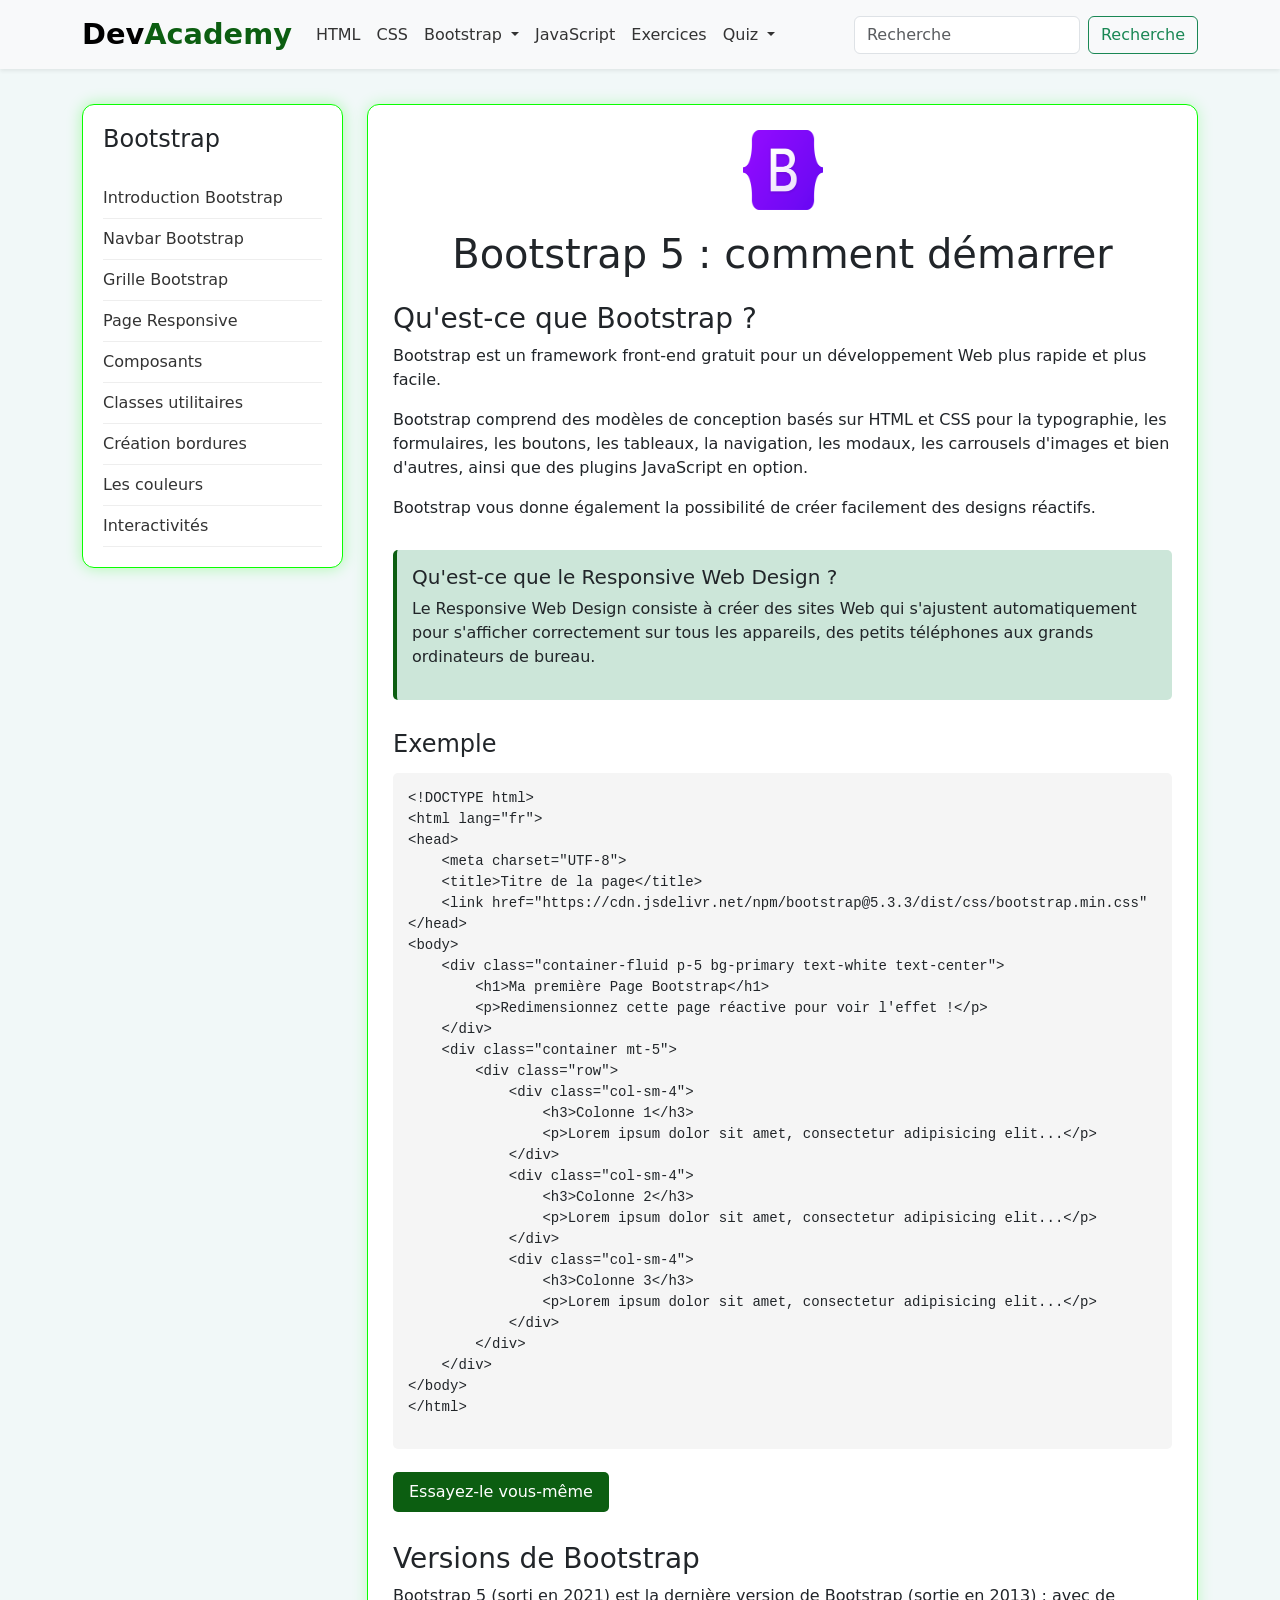
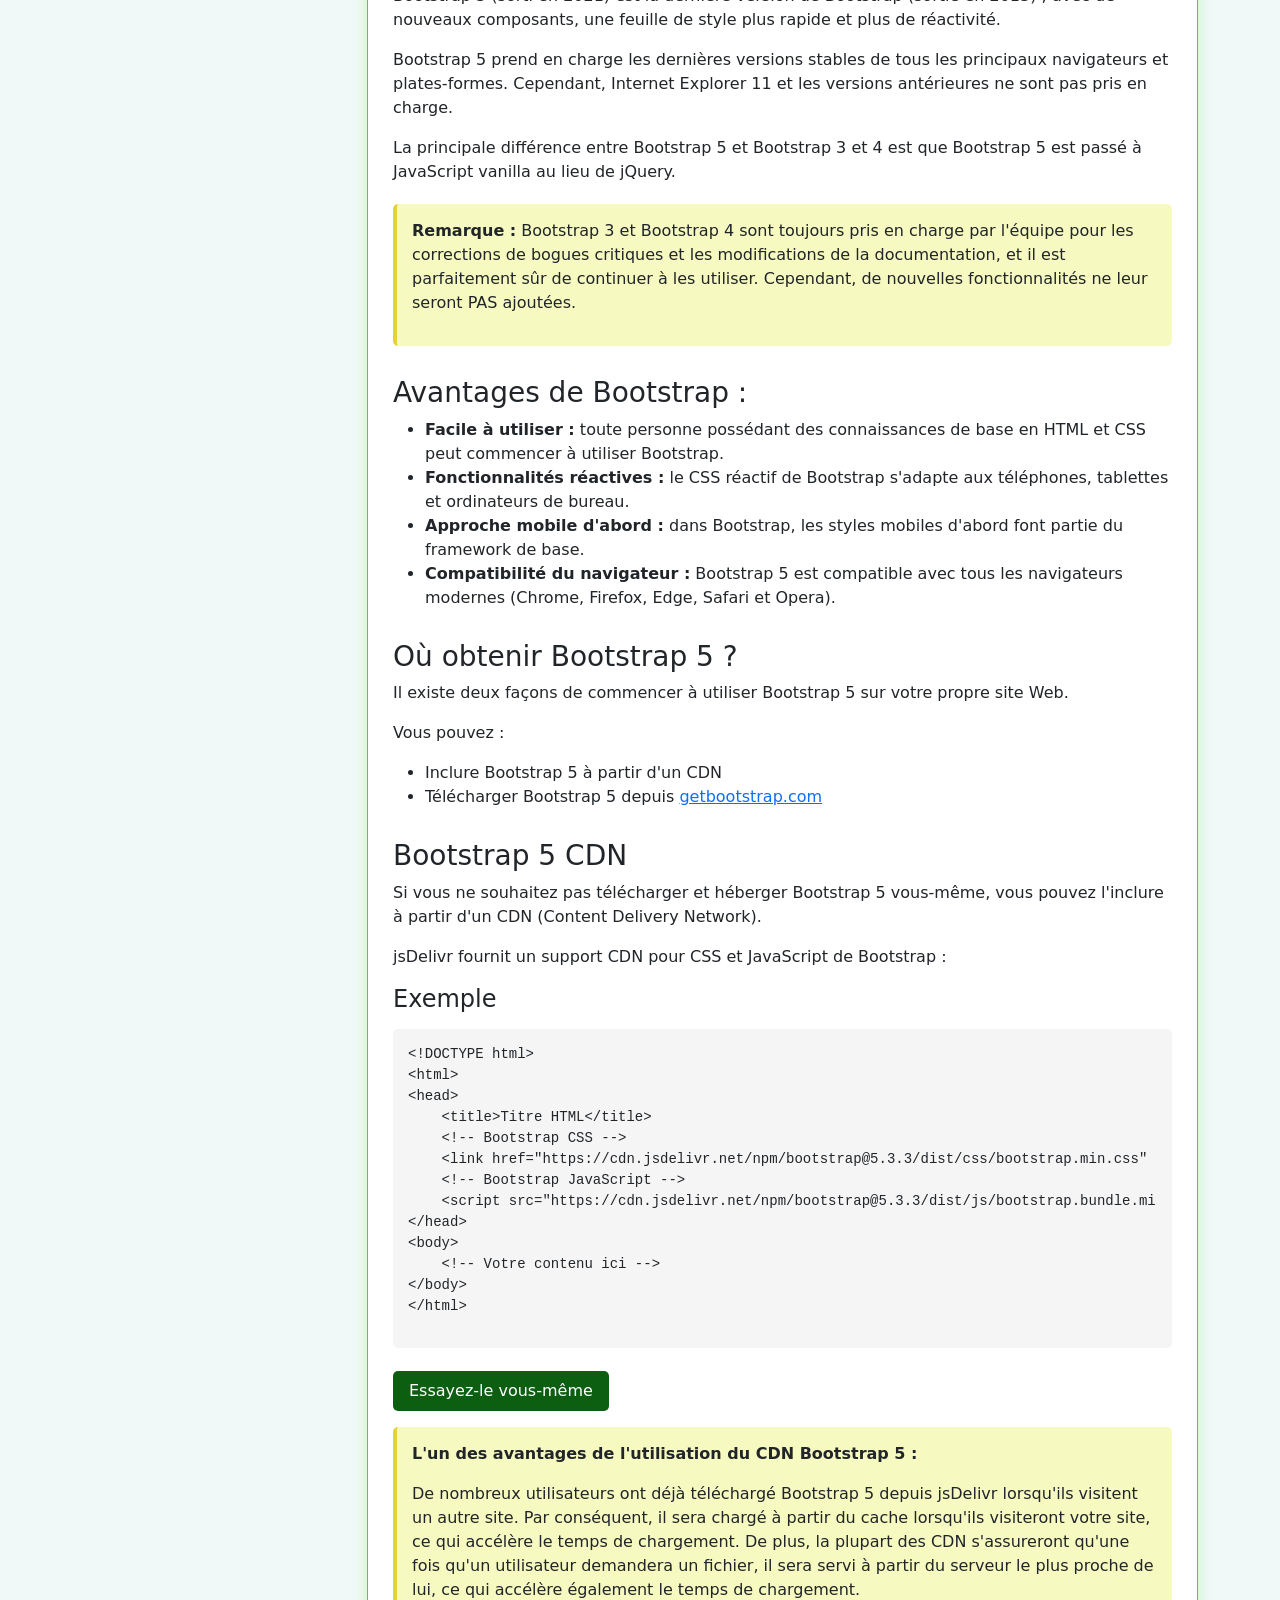
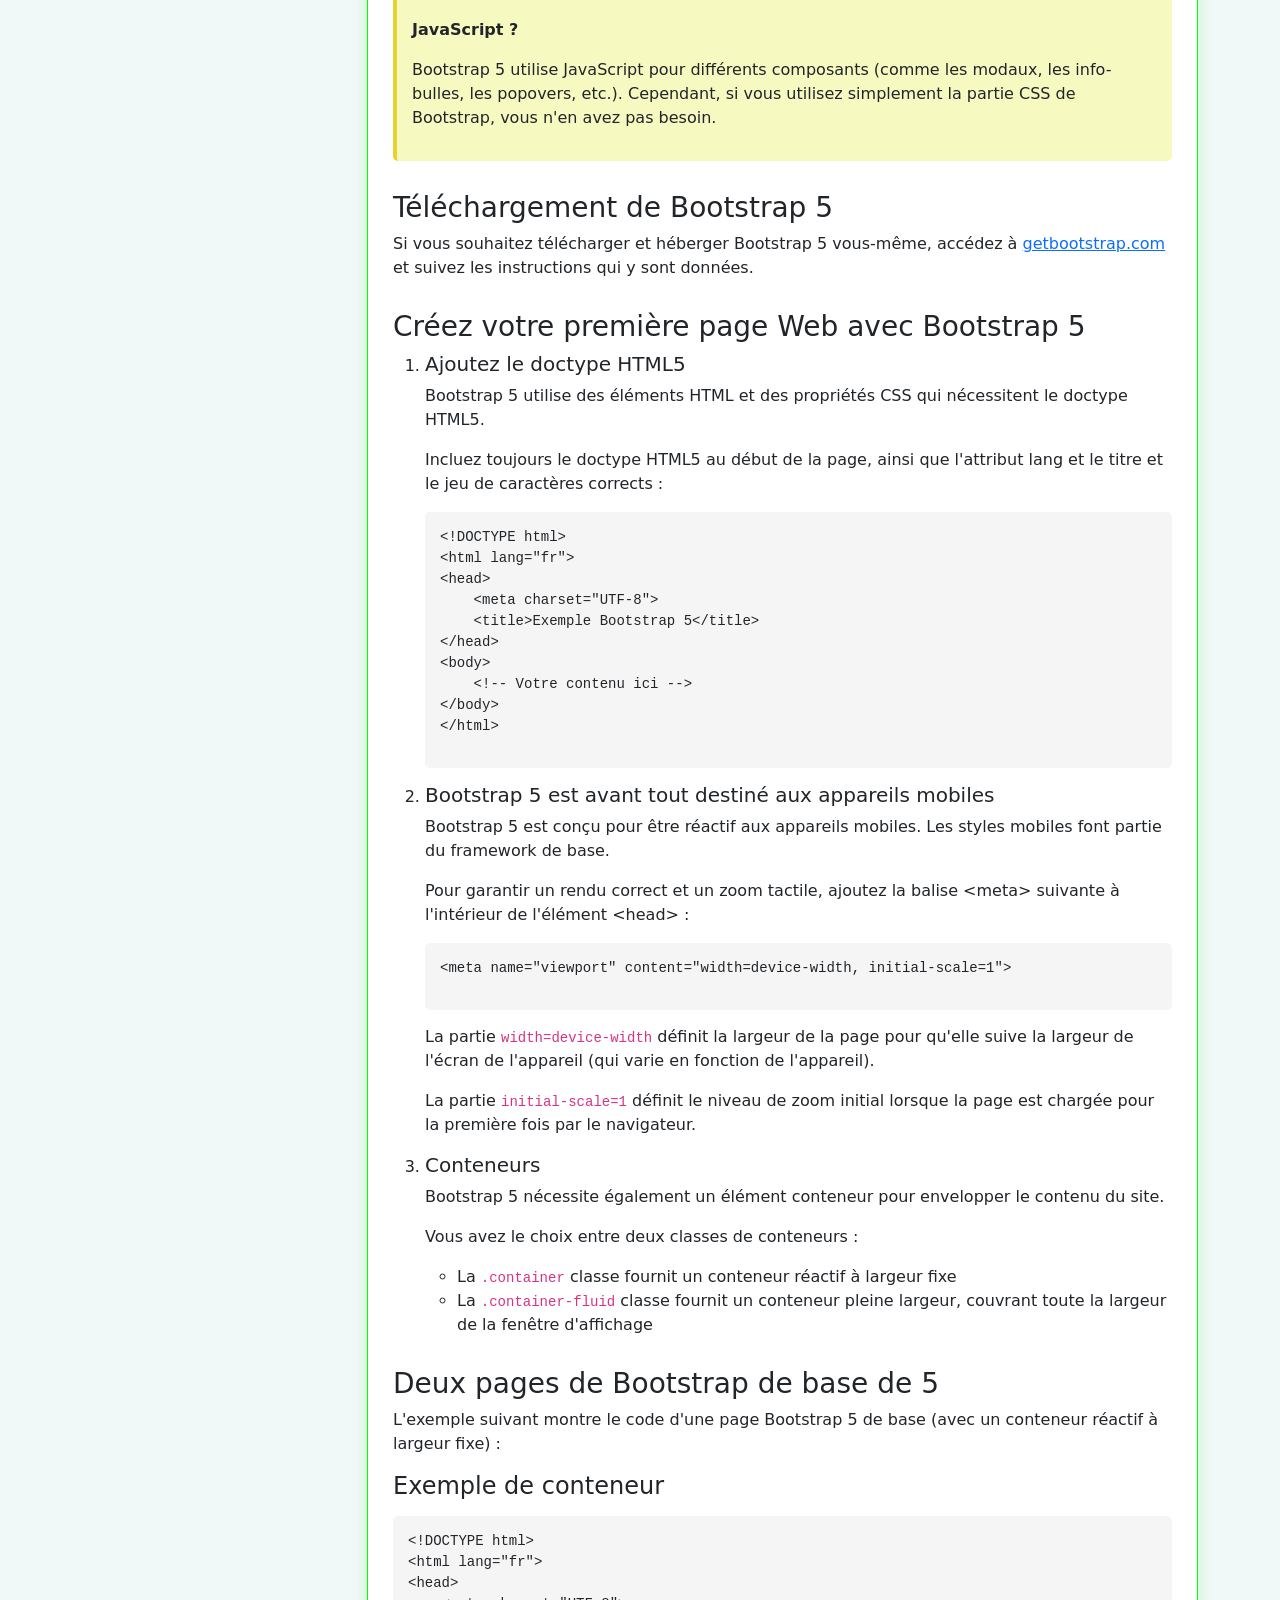
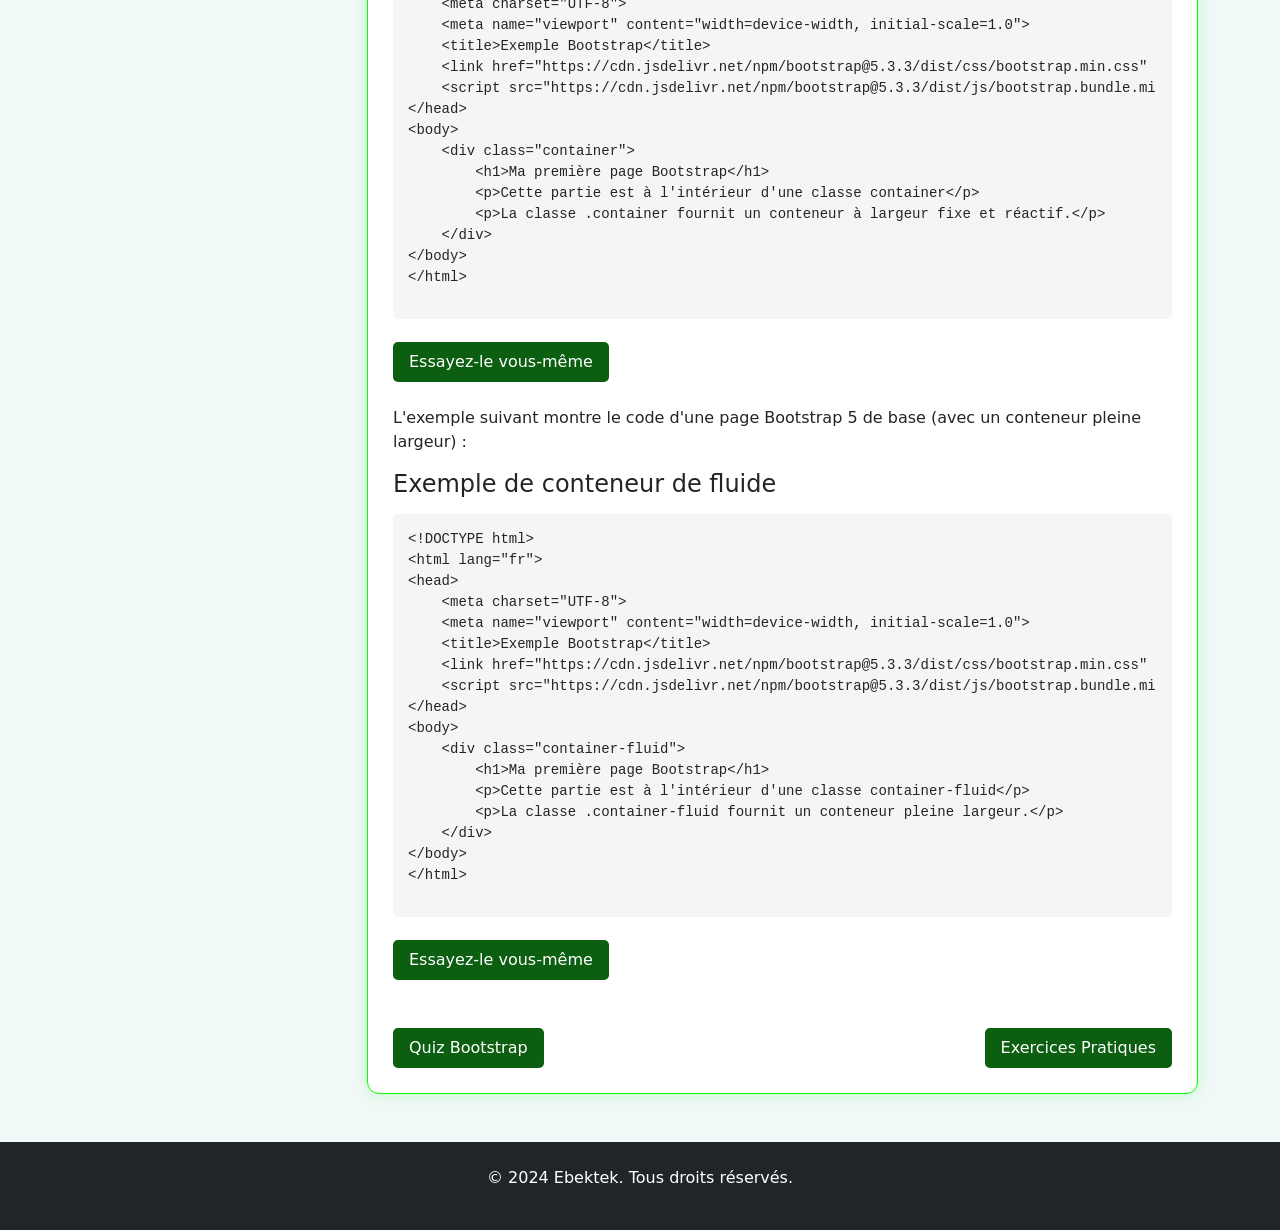
<file: Bootstrap.html>
<!DOCTYPE html>
<html lang="fr">

<head>
    <meta charset="UTF-8">
    <meta name="viewport" content="width=device-width, initial-scale=1.0">
    <title>Tutoriel Bootstrap 5 - EBEKTEK</title>
    <!-- Bootstrap CSS -->
    <link href="https://cdn.jsdelivr.net/npm/bootstrap@5.3.3/dist/css/bootstrap.min.css" rel="stylesheet">
    <!-- Custom CSS -->
    <style>
        :root {
            --primary-color: #0c5e11;
            --secondary-color: #09ff00;
            --light-bg: #f8fff8;
        }
        
        body {
            background-color: #f1f8f8;
            padding-top: 80px;
        }
        
        .navbar-brand {
            font-weight: bold;
            font-size: 1.8rem;
        }
        
        .navbar-brand span {
            color: var(--primary-color);
        }
        
        .sidebar {
            background: white;
            border: 1px solid var(--secondary-color);
            border-radius: 12px;
            box-shadow: 0 0 15px rgba(10, 255, 2, 0.3);
            padding: 20px;
            position: sticky;
            top: 90px;
            height: fit-content;
            max-height: 80vh;
            overflow-y: auto;
        }
        
        .main-content {
            background: white;
            border: 1px solid var(--secondary-color);
            border-radius: 12px;
            box-shadow: 0 0 15px rgba(10, 255, 2, 0.2);
            padding: 25px;
        }
        
        .sidebar-link {
            color: #333;
            text-decoration: none;
            display: block;
            padding: 8px 0;
            border-bottom: 1px solid #eee;
            transition: all 0.3s;
        }
        
        .sidebar-link:hover {
            background-color: rgba(9, 255, 0, 0.1);
            padding-left: 10px;
            color: var(--primary-color);
        }
        
        .content-section {
            margin-bottom: 30px;
        }
        
        .bootstrap-logo {
            display: block;
            margin: 0 auto 20px;
            width: 80px;
            height: 80px;
            transition: transform 0.5s;
        }
        
        .bootstrap-logo:hover {
            animation: rotate 1s;
        }
        
        @keyframes rotate {
            0% {
                transform: rotate(0);
            }
            100% {
                transform: rotate(360deg);
            }
        }
        
        .custom-btn {
            background-color: var(--primary-color);
            color: white;
            border: none;
            padding: 8px 16px;
            border-radius: 5px;
            transition: all 0.3s;
        }
        
        .custom-btn:hover {
            background-color: transparent;
            color: var(--primary-color);
            border: 1px dashed var(--primary-color);
            transform: scale(1.05);
        }
        
        .note-box {
            background-color: #f7fac0;
            padding: 15px;
            border-radius: 5px;
            border-left: 4px solid #e6d231;
            margin: 20px 0;
        }
        
        .info-box {
            background-color: #cce6d9;
            padding: 15px;
            border-radius: 5px;
            border-left: 4px solid var(--primary-color);
            margin: 20px 0;
        }
        
        .nav-link {
            position: relative;
            color: #333 !important;
            transition: color 0.3s ease, background-color 0.3s ease;
        }
        
        .nav-link::before {
            content: '';
            position: absolute;
            width: 0;
            height: 3px;
            bottom: 0;
            left: 50%;
            background-color: var(--primary-color);
            transition: all 0.3s ease-in-out;
            transform: translateX(-50%);
        }
        
        .nav-link:hover::before {
            width: 100%;
        }
        
        .nav-link:hover {
            background-color: rgba(19, 205, 19, 0.2);
            font-weight: 500;
        }
        
        .code-container {
            background-color: #f5f5f5;
            padding: 15px;
            border-radius: 5px;
            margin: 15px 0;
            overflow-x: auto;
        }
        
        footer {
            margin-top: 40px;
        }
        
        /* Responsive adjustments */
        @media (max-width: 768px) {
            .sidebar {
                position: relative;
                top: 0;
                margin-bottom: 20px;
            }
        }
    </style>
</head>

<body>
    <!-- Navigation Bar -->
    <nav class="navbar navbar-expand-lg navbar-light bg-light fixed-top shadow-sm">
        <div class="container">
            <a class="navbar-brand" href="index.html">Dev<span>Academy</span></a>
            <button class="navbar-toggler" type="button" data-bs-toggle="collapse" data-bs-target="#navbarContent">
                <span class="navbar-toggler-icon"></span>
            </button>
            <div class="collapse navbar-collapse" id="navbarContent">
                <ul class="navbar-nav me-auto mb-2 mb-lg-0">
                    <li class="nav-item">
                        <a class="nav-link" href="courHtml.html">HTML</a>
                    </li>
                    <li class="nav-item">
                        <a class="nav-link" href="courCss.html">CSS</a>
                    </li>
                    <li class="nav-item dropdown">
                        <a class="nav-link dropdown-toggle" href="#" role="button" data-bs-toggle="dropdown">
                            Bootstrap
                        </a>
                        <ul class="dropdown-menu">
                            <li><a class="dropdown-item" href="courExercices.html">Exercices</a></li>
                            <li><a class="dropdown-item" href="courBootstrap.html">Tutoriels</a></li>
                            <li><a class="dropdown-item" href="courBootstrap.html">Apprendre Bootstrap</a></li>
                        </ul>
                    </li>
                    <li class="nav-item">
                        <a class="nav-link" href="courJavaScript.html">JavaScript</a>
                    </li>
                    <li class="nav-item">
                        <a class="nav-link" href="courExercices.html">Exercices</a>
                    </li>
                    <li class="nav-item dropdown">
                        <a class="nav-link dropdown-toggle" href="#" role="button" data-bs-toggle="dropdown">
                            Quiz
                        </a>
                        <ul class="dropdown-menu">
                            <li><a class="dropdown-item" href="Quizhtml.html">HTML</a></li>
                            <li><a class="dropdown-item" href="Quizcss.html">CSS</a></li>
                            <li><a class="dropdown-item" href="Quizjs.html">JavaScript</a></li>
                            <li><a class="dropdown-item" href="Quizbootstrap.html">Bootstrap</a></li>
                        </ul>
                    </li>
                </ul>
                <form class="d-flex">
                    <input class="form-control me-2" type="search" placeholder="Recherche">
                    <button class="btn btn-outline-success" type="submit">Recherche</button>
                </form>
            </div>
        </div>
    </nav>

    <!-- Main Content -->
    <div class="container mt-4">
        <div class="row">
            <!-- Sidebar Navigation -->
            <div class="col-lg-3">
                <div class="sidebar">
                    <h4 class="mb-4">Bootstrap</h4>
                    <a href="#introduction" class="sidebar-link">Introduction Bootstrap</a>
                    <a href="#navbar" class="sidebar-link">Navbar Bootstrap</a>
                    <a href="#grid" class="sidebar-link">Grille Bootstrap</a>
                    <a href="#responsive" class="sidebar-link">Page Responsive</a>
                    <a href="#components" class="sidebar-link">Composants</a>
                    <a href="#utilities" class="sidebar-link">Classes utilitaires</a>
                    <a href="#borders" class="sidebar-link">Création bordures</a>
                    <a href="#colors" class="sidebar-link">Les couleurs</a>
                    <a href="#interactivity" class="sidebar-link">Interactivités</a>
                </div>
            </div>

            <!-- Main Content Area -->
            <div class="col-lg-9">
                <div class="main-content">
                    <img src="boot.png" alt="Bootstrap Logo" class="bootstrap-logo">
                    
                    <h1 class="text-center mb-4">Bootstrap 5 : comment démarrer</h1>
                    
                    <!-- Introduction Section -->
                    <section id="introduction" class="content-section">
                        <h3>Qu'est-ce que Bootstrap ?</h3>
                        <p>Bootstrap est un framework front-end gratuit pour un développement Web plus rapide et plus facile.</p>
                        <p>Bootstrap comprend des modèles de conception basés sur HTML et CSS pour la typographie, les formulaires, les boutons, les tableaux, la navigation, les modaux, les carrousels d'images et bien d'autres, ainsi que des plugins JavaScript en option.</p>
                        <p>Bootstrap vous donne également la possibilité de créer facilement des designs réactifs.</p>
                    </section>

                    <!-- Responsive Design Section -->
                    <section class="content-section">
                        <div class="info-box">
                            <h5>Qu'est-ce que le Responsive Web Design ?</h5>
                            <p>Le Responsive Web Design consiste à créer des sites Web qui s'ajustent automatiquement pour s'afficher correctement sur tous les appareils, des petits téléphones aux grands ordinateurs de bureau.</p>
                        </div>
                    </section>

                    <!-- Example Section -->
                    <section class="content-section">
                        <h4>Exemple</h4>
                        <div class="code-container">
                            <pre><code>&lt;!DOCTYPE html&gt;
&lt;html lang="fr"&gt;
&lt;head&gt;
    &lt;meta charset="UTF-8"&gt;
    &lt;title&gt;Titre de la page&lt;/title&gt;
    &lt;link href="https://cdn.jsdelivr.net/npm/bootstrap@5.3.3/dist/css/bootstrap.min.css" rel="stylesheet"&gt;
&lt;/head&gt;
&lt;body&gt;
    &lt;div class="container-fluid p-5 bg-primary text-white text-center"&gt;
        &lt;h1&gt;Ma première Page Bootstrap&lt;/h1&gt;
        &lt;p&gt;Redimensionnez cette page réactive pour voir l'effet !&lt;/p&gt;
    &lt;/div&gt;
    &lt;div class="container mt-5"&gt;
        &lt;div class="row"&gt;
            &lt;div class="col-sm-4"&gt;
                &lt;h3&gt;Colonne 1&lt;/h3&gt;
                &lt;p&gt;Lorem ipsum dolor sit amet, consectetur adipisicing elit...&lt;/p&gt;
            &lt;/div&gt;
            &lt;div class="col-sm-4"&gt;
                &lt;h3&gt;Colonne 2&lt;/h3&gt;
                &lt;p&gt;Lorem ipsum dolor sit amet, consectetur adipisicing elit...&lt;/p&gt;
            &lt;/div&gt;
            &lt;div class="col-sm-4"&gt;
                &lt;h3&gt;Colonne 3&lt;/h3&gt;
                &lt;p&gt;Lorem ipsum dolor sit amet, consectetur adipisicing elit...&lt;/p&gt;
            &lt;/div&gt;
        &lt;/div&gt;
    &lt;/div&gt;
&lt;/body&gt;
&lt;/html&gt;</code></pre>
                        </div>
                        <a href="courExercices.html" class="btn custom-btn mt-2">Essayez-le vous-même</a>
                    </section>

                    <!-- Versions Section -->
                    <section class="content-section">
                        <h3>Versions de Bootstrap</h3>
                        <p>Bootstrap 5 (sorti en 2021) est la dernière version de Bootstrap (sortie en 2013) ; avec de nouveaux composants, une feuille de style plus rapide et plus de réactivité.</p>
                        <p>Bootstrap 5 prend en charge les dernières versions stables de tous les principaux navigateurs et plates-formes. Cependant, Internet Explorer 11 et les versions antérieures ne sont pas pris en charge.</p>
                        <p>La principale différence entre Bootstrap 5 et Bootstrap 3 et 4 est que Bootstrap 5 est passé à JavaScript vanilla au lieu de jQuery.</p>
                        
                        <div class="note-box">
                            <p><strong>Remarque :</strong> Bootstrap 3 et Bootstrap 4 sont toujours pris en charge par l'équipe pour les corrections de bogues critiques et les modifications de la documentation, et il est parfaitement sûr de continuer à les utiliser. Cependant, de nouvelles fonctionnalités ne leur seront PAS ajoutées.</p>
                        </div>
                    </section>

                    <!-- Advantages Section -->
                    <section class="content-section">
                        <h3>Avantages de Bootstrap :</h3>
                        <ul>
                            <li><strong>Facile à utiliser :</strong> toute personne possédant des connaissances de base en HTML et CSS peut commencer à utiliser Bootstrap.</li>
                            <li><strong>Fonctionnalités réactives :</strong> le CSS réactif de Bootstrap s'adapte aux téléphones, tablettes et ordinateurs de bureau.</li>
                            <li><strong>Approche mobile d'abord :</strong> dans Bootstrap, les styles mobiles d'abord font partie du framework de base.</li>
                            <li><strong>Compatibilité du navigateur :</strong> Bootstrap 5 est compatible avec tous les navigateurs modernes (Chrome, Firefox, Edge, Safari et Opera).</li>
                        </ul>
                    </section>

                    <!-- Getting Bootstrap Section -->
                    <section class="content-section">
                        <h3>Où obtenir Bootstrap 5 ?</h3>
                        <p>Il existe deux façons de commencer à utiliser Bootstrap 5 sur votre propre site Web.</p>
                        <p>Vous pouvez :</p>
                        <ul>
                            <li>Inclure Bootstrap 5 à partir d'un CDN</li>
                            <li>Télécharger Bootstrap 5 depuis <a href="https://getbootstrap.com" target="_blank">getbootstrap.com</a></li>
                        </ul>
                    </section>

                    <!-- CDN Section -->
                    <section class="content-section">
                        <h3>Bootstrap 5 CDN</h3>
                        <p>Si vous ne souhaitez pas télécharger et héberger Bootstrap 5 vous-même, vous pouvez l'inclure à partir d'un CDN (Content Delivery Network).</p>
                        <p>jsDelivr fournit un support CDN pour CSS et JavaScript de Bootstrap :</p>
                        
                        <h4>Exemple</h4>
                        <div class="code-container">
                            <pre><code>&lt;!DOCTYPE html&gt;
&lt;html&gt;
&lt;head&gt;
    &lt;title&gt;Titre HTML&lt;/title&gt;
    &lt;!-- Bootstrap CSS --&gt;
    &lt;link href="https://cdn.jsdelivr.net/npm/bootstrap@5.3.3/dist/css/bootstrap.min.css" rel="stylesheet"&gt;
    &lt;!-- Bootstrap JavaScript --&gt;
    &lt;script src="https://cdn.jsdelivr.net/npm/bootstrap@5.3.3/dist/js/bootstrap.bundle.min.js"&gt;&lt;/script&gt;
&lt;/head&gt;
&lt;body&gt;
    &lt;!-- Votre contenu ici --&gt;
&lt;/body&gt;
&lt;/html&gt;</code></pre>
                        </div>
                        <a href="courExercices.html" class="btn custom-btn mt-2">Essayez-le vous-même</a>
                        
                        <div class="note-box mt-3">
                            <p><strong>L'un des avantages de l'utilisation du CDN Bootstrap 5 :</strong></p>
                            <p>De nombreux utilisateurs ont déjà téléchargé Bootstrap 5 depuis jsDelivr lorsqu'ils visitent un autre site. Par conséquent, il sera chargé à partir du cache lorsqu'ils visiteront votre site, ce qui accélère le temps de chargement. De plus, la plupart des CDN s'assureront qu'une fois qu'un utilisateur demandera un fichier, il sera servi à partir du serveur le plus proche de lui, ce qui accélère également le temps de chargement.</p>
                            <p class="mt-2"><strong>JavaScript ?</strong></p>
                            <p>Bootstrap 5 utilise JavaScript pour différents composants (comme les modaux, les info-bulles, les popovers, etc.). Cependant, si vous utilisez simplement la partie CSS de Bootstrap, vous n'en avez pas besoin.</p>
                        </div>
                    </section>

                    <!-- Download Section -->
                    <section class="content-section">
                        <h3>Téléchargement de Bootstrap 5</h3>
                        <p>Si vous souhaitez télécharger et héberger Bootstrap 5 vous-même, accédez à <a href="https://getbootstrap.com/" target="_blank">getbootstrap.com</a> et suivez les instructions qui y sont données.</p>
                    </section>

                    <!-- First Page Section -->
                    <section class="content-section">
                        <h3>Créez votre première page Web avec Bootstrap 5</h3>
                        <ol>
                            <li>
                                <h5>Ajoutez le doctype HTML5</h5>
                                <p>Bootstrap 5 utilise des éléments HTML et des propriétés CSS qui nécessitent le doctype HTML5.</p>
                                <p>Incluez toujours le doctype HTML5 au début de la page, ainsi que l'attribut lang et le titre et le jeu de caractères corrects :</p>
                                <div class="code-container">
                                    <pre><code>&lt;!DOCTYPE html&gt;
&lt;html lang="fr"&gt;
&lt;head&gt;
    &lt;meta charset="UTF-8"&gt;
    &lt;title&gt;Exemple Bootstrap 5&lt;/title&gt;
&lt;/head&gt;
&lt;body&gt;
    &lt;!-- Votre contenu ici --&gt;
&lt;/body&gt;
&lt;/html&gt;</code></pre>
                                </div>
                            </li>
                            <li>
                                <h5>Bootstrap 5 est avant tout destiné aux appareils mobiles</h5>
                                <p>Bootstrap 5 est conçu pour être réactif aux appareils mobiles. Les styles mobiles font partie du framework de base.</p>
                                <p>Pour garantir un rendu correct et un zoom tactile, ajoutez la balise &lt;meta&gt; suivante à l'intérieur de l'élément &lt;head&gt; :</p>
                                <div class="code-container">
                                    <pre><code>&lt;meta name="viewport" content="width=device-width, initial-scale=1"&gt;</code></pre>
                                </div>
                                <p>La partie <code>width=device-width</code> définit la largeur de la page pour qu'elle suive la largeur de l'écran de l'appareil (qui varie en fonction de l'appareil).</p>
                                <p>La partie <code>initial-scale=1</code> définit le niveau de zoom initial lorsque la page est chargée pour la première fois par le navigateur.</p>
                            </li>
                            <li>
                                <h5>Conteneurs</h5>
                                <p>Bootstrap 5 nécessite également un élément conteneur pour envelopper le contenu du site.</p>
                                <p>Vous avez le choix entre deux classes de conteneurs :</p>
                                <ul>
                                    <li>La <code>.container</code> classe fournit un conteneur réactif à largeur fixe</li>
                                    <li>La <code>.container-fluid</code> classe fournit un conteneur pleine largeur, couvrant toute la largeur de la fenêtre d'affichage</li>
                                </ul>
                            </li>
                        </ol>
                    </section>

                    <!-- Basic Pages Section -->
                    <section class="content-section">
                        <h3>Deux pages de Bootstrap de base de 5</h3>
                        <p>L'exemple suivant montre le code d'une page Bootstrap 5 de base (avec un conteneur réactif à largeur fixe) :</p>
                        
                        <h4>Exemple de conteneur</h4>
                        <div class="code-container">
                            <pre><code>&lt;!DOCTYPE html&gt;
&lt;html lang="fr"&gt;
&lt;head&gt;
    &lt;meta charset="UTF-8"&gt;
    &lt;meta name="viewport" content="width=device-width, initial-scale=1.0"&gt;
    &lt;title&gt;Exemple Bootstrap&lt;/title&gt;
    &lt;link href="https://cdn.jsdelivr.net/npm/bootstrap@5.3.3/dist/css/bootstrap.min.css" rel="stylesheet"&gt;
    &lt;script src="https://cdn.jsdelivr.net/npm/bootstrap@5.3.3/dist/js/bootstrap.bundle.min.js"&gt;&lt;/script&gt;
&lt;/head&gt;
&lt;body&gt;
    &lt;div class="container"&gt;
        &lt;h1&gt;Ma première page Bootstrap&lt;/h1&gt;
        &lt;p&gt;Cette partie est à l'intérieur d'une classe container&lt;/p&gt;
        &lt;p&gt;La classe .container fournit un conteneur à largeur fixe et réactif.&lt;/p&gt;
    &lt;/div&gt;
&lt;/body&gt;
&lt;/html&gt;</code></pre>
                        </div>
                        <a href="courExercices.html" class="btn custom-btn mt-2">Essayez-le vous-même</a>
                        
                        <p class="mt-4">L'exemple suivant montre le code d'une page Bootstrap 5 de base (avec un conteneur pleine largeur) :</p>
                        
                        <h4>Exemple de conteneur de fluide</h4>
                        <div class="code-container">
                            <pre><code>&lt;!DOCTYPE html&gt;
&lt;html lang="fr"&gt;
&lt;head&gt;
    &lt;meta charset="UTF-8"&gt;
    &lt;meta name="viewport" content="width=device-width, initial-scale=1.0"&gt;
    &lt;title&gt;Exemple Bootstrap&lt;/title&gt;
    &lt;link href="https://cdn.jsdelivr.net/npm/bootstrap@5.3.3/dist/css/bootstrap.min.css" rel="stylesheet"&gt;
    &lt;script src="https://cdn.jsdelivr.net/npm/bootstrap@5.3.3/dist/js/bootstrap.bundle.min.js"&gt;&lt;/script&gt;
&lt;/head&gt;
&lt;body&gt;
    &lt;div class="container-fluid"&gt;
        &lt;h1&gt;Ma première page Bootstrap&lt;/h1&gt;
        &lt;p&gt;Cette partie est à l'intérieur d'une classe container-fluid&lt;/p&gt;
        &lt;p&gt;La classe .container-fluid fournit un conteneur pleine largeur.&lt;/p&gt;
    &lt;/div&gt;
&lt;/body&gt;
&lt;/html&gt;</code></pre>
                        </div>
                        <a href="courExercices.html" class="btn custom-btn mt-2">Essayez-le vous-même</a>
                    </section>

                    <!-- Action Buttons -->
                    <div class="d-flex justify-content-between mt-5">
                        <a href="Quizbootstrap.html" class="btn custom-btn">Quiz Bootstrap</a>
                        <a href="courExercices.html" class="btn custom-btn">Exercices Pratiques</a>
                    </div>
                </div>
            </div>
        </div>
    </div>

    <!-- Footer -->
    <footer class="bg-dark text-white text-center p-4 mt-5">
        <p>&copy; 2024 Ebektek. Tous droits réservés.</p>
    </footer>

    <!-- Bootstrap JS -->
    <script src="https://cdn.jsdelivr.net/npm/bootstrap@5.3.3/dist/js/bootstrap.bundle.min.js"></script>
</body>

</html>
</file>
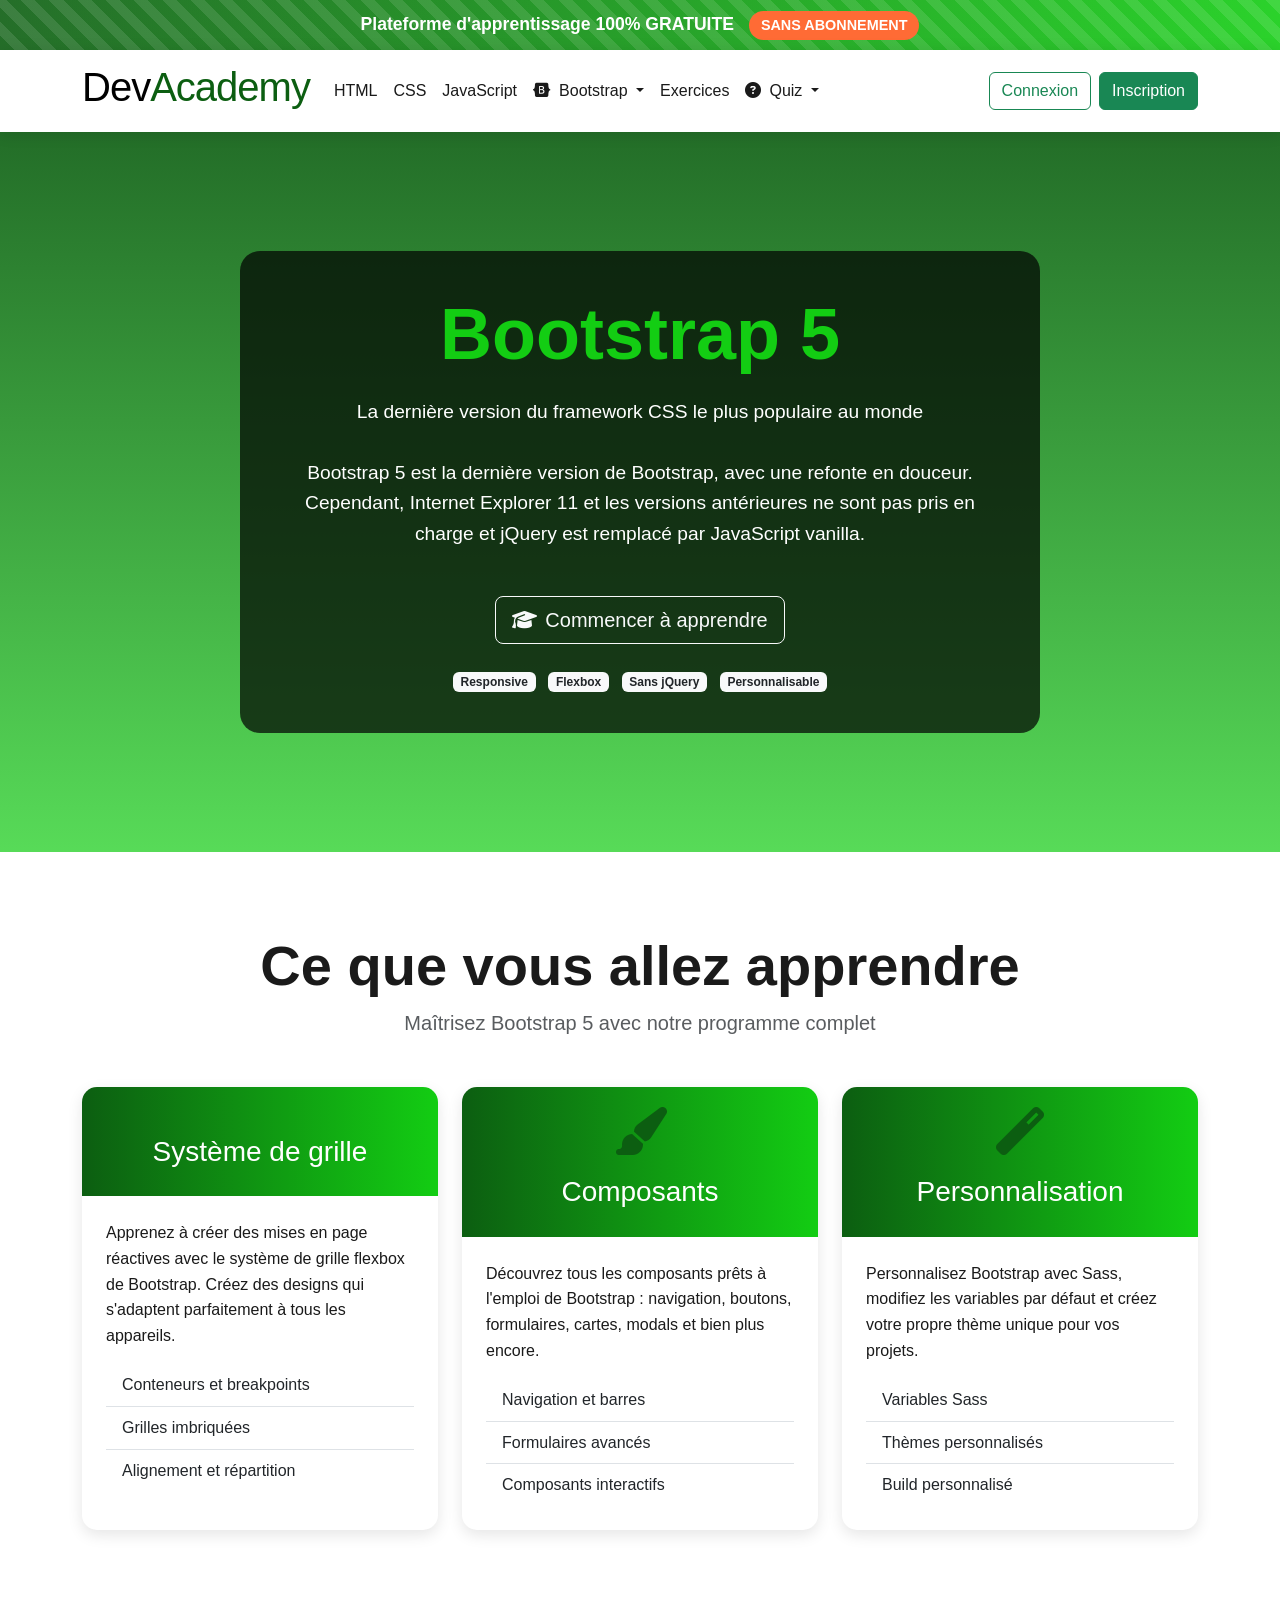
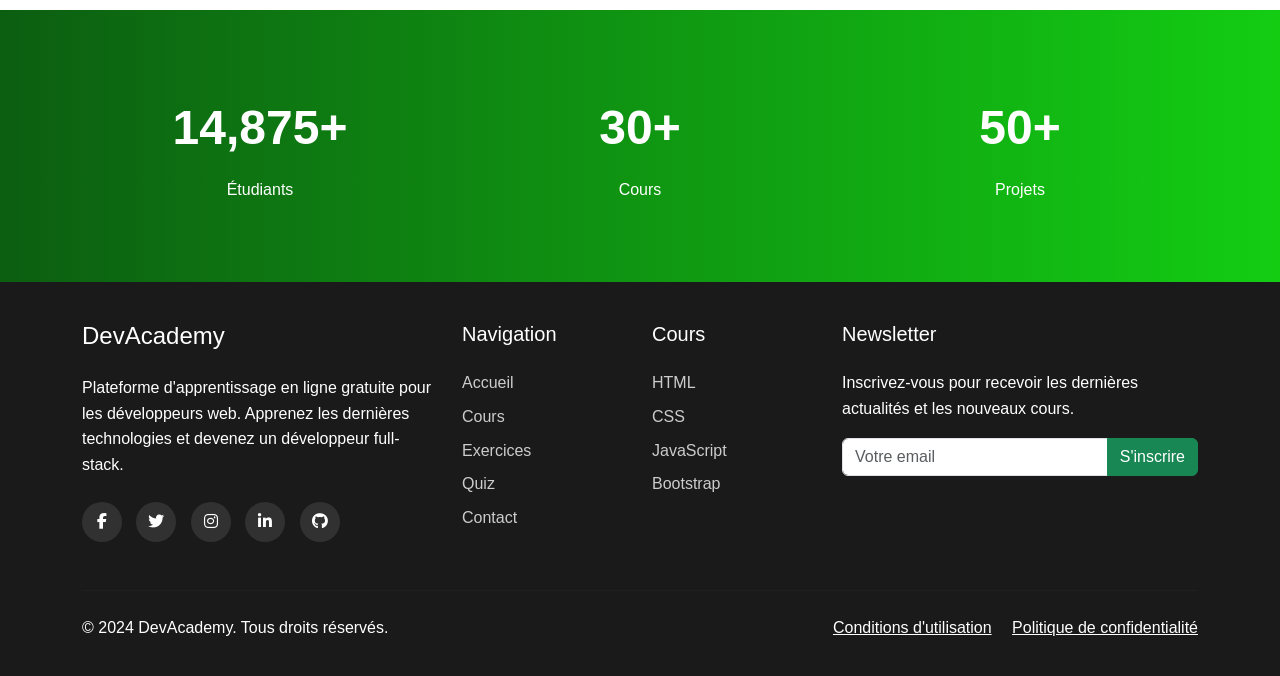
<file: courBootstrap.html>
<!DOCTYPE html>
<html lang="fr">
<head>
    <meta charset="UTF-8">
    <meta name="viewport" content="width=device-width, initial-scale=1.0">
    <title>DevAcademy - Apprendre Bootstrap 5</title>
    <link href="https://cdn.jsdelivr.net/npm/bootstrap@5.3.3/dist/css/bootstrap.min.css" rel="stylesheet">
    <link rel="stylesheet" href="https://cdnjs.cloudflare.com/ajax/libs/font-awesome/6.4.0/css/all.min.css">
    <style>
        :root {
            --primary: #0c5e11;
            --primary-light: #13cd13;
            --secondary: #4a90e2;
            --accent: #ff6b35;
            --dark: #1a1a1a;
            --light: #f8f9fa;
            --gray: #6c757d;
            --success-bg: #e8f5e9;
        }

        body {
            font-family: 'Segoe UI', Tahoma, Geneva, Verdana, sans-serif;
            color: var(--dark);
            background-color: #f8fbfa;
            overflow-x: hidden;
            line-height: 1.6;
            display: flex;
            flex-direction: column;
            min-height: 100vh;
        }

        /* Bannière de gratuité */
        .free-banner {
            background: linear-gradient(90deg, var(--primary), var(--primary-light));
            color: white;
            text-align: center;
            padding: 10px 0;
            font-weight: 600;
            font-size: 1.1rem;
            position: relative;
            overflow: hidden;
        }

        .free-banner:before {
            content: "";
            position: absolute;
            top: 0;
            left: 0;
            right: 0;
            bottom: 0;
            background: repeating-linear-gradient(45deg,
                    rgba(255, 255, 255, 0.1),
                    rgba(255, 255, 255, 0.1) 10px,
                    rgba(255, 255, 255, 0.2) 10px,
                    rgba(255, 255, 255, 0.2) 20px);
            z-index: 1;
        }

        .free-banner span {
            position: relative;
            z-index: 2;
        }

        .free-badge {
            background: #ff6b35;
            color: white;
            padding: 3px 12px;
            border-radius: 20px;
            font-weight: 700;
            font-size: 0.9rem;
            display: inline-block;
            margin-left: 10px;
            animation: pulse 2s infinite;
        }

        @keyframes pulse {
            0% { transform: scale(1); }
            50% { transform: scale(1.05); }
            100% { transform: scale(1); }
        }

        /* Navigation */
        .navbar {
            background-color: white;
            box-shadow: 0 2px 15px rgba(0, 0, 0, 0.1);
            transition: all 0.4s ease;
        }

        .navbar.scrolled {
            padding: 5px 0;
            box-shadow: 0 5px 15px rgba(0, 0, 0, 0.1);
        }

        .navbar-brand {
            font-weight: 800;
            font-size: 1.8rem;
            letter-spacing: -1px;
        }

        .navbar-brand span {
            color: var(--primary);
        }

        .navbar-nav .nav-link {
            position: relative;
            color: var(--dark) !important;
            font-weight: 500;
            padding: 0.5rem 1rem;
            transition: all 0.3s ease;
        }

        .navbar-nav .nav-link::before {
            content: '';
            position: absolute;
            width: 0;
            height: 3px;
            bottom: 0;
            left: 50%;
            background-color: var(--primary-light);
            transition: all 0.3s ease-in-out;
            transform: translateX(-50%);
        }

        .navbar-nav .nav-link:hover::before {
            width: 100%;
        }

        .navbar-nav .nav-link:hover {
            background-color: rgba(19, 205, 19, 0.1);
        }

        .dropdown-item:focus,
        .dropdown-item:hover {
            background-color: var(--primary-light);
            color: white;
        }

        /* Section principale */
        .hero-section {
            background: linear-gradient(rgba(12, 94, 17, 0.9), rgba(19, 205, 19, 0.7)), 
                         url('https://images.unsplash.com/photo-1555066931-4365d14bab8c?q=80&w=2070') center/cover;
            min-height: 80vh;
            display: flex;
            align-items: center;
            color: white;
            position: relative;
        }

        .hero-content {
            background: rgba(0, 0, 0, 0.7);
            border-radius: 20px;
            padding: 40px;
            max-width: 800px;
            margin: 0 auto;
            text-align: center;
            transition: transform 0.3s ease;
        }

        .hero-content:hover {
            transform: translateY(-10px);
        }

        .hero-content h1 {
            font-size: 4.5rem;
            font-weight: 800;
            margin-bottom: 20px;
            color: var(--primary-light);
        }

        .hero-content p {
            font-size: 1.2rem;
            margin-bottom: 30px;
        }

        /* Sections de cours */
        .features-section {
            padding: 80px 0;
            background-color: white;
        }

        .feature-card {
            background: white;
            border-radius: 15px;
            overflow: hidden;
            box-shadow: 0 5px 15px rgba(0, 0, 0, 0.1);
            transition: all 0.3s ease;
            height: 100%;
        }

        .feature-card:hover {
            transform: translateY(-10px);
            box-shadow: 0 15px 30px rgba(0, 0, 0, 0.15);
        }

        .feature-icon {
            font-size: 3rem;
            color: var(--primary);
            margin-bottom: 20px;
        }

        .card-header {
            background: linear-gradient(to right, var(--primary), var(--primary-light));
            color: white;
            padding: 20px;
            text-align: center;
        }

        /* Statistiques */
        .stats-section {
            background: linear-gradient(to right, var(--primary), var(--primary-light));
            color: white;
            padding: 60px 0;
        }

        .stat-item {
            text-align: center;
            padding: 20px;
        }

        .stat-number {
            font-size: 3rem;
            font-weight: 700;
            margin-bottom: 10px;
        }

        /* Footer */
        footer {
            background: var(--dark);
            color: white;
            padding: 40px 0 20px;
            margin-top: auto;
        }

        .footer-links a {
            color: #ccc;
            text-decoration: none;
            transition: color 0.3s;
            display: block;
            margin-bottom: 8px;
        }

        .footer-links a:hover {
            color: var(--primary-light);
        }

        .social-icons a {
            display: inline-block;
            width: 40px;
            height: 40px;
            background: rgba(255, 255, 255, 0.1);
            border-radius: 50%;
            text-align: center;
            line-height: 40px;
            margin-right: 10px;
            color: white;
            transition: all 0.3s;
        }

        .social-icons a:hover {
            background: var(--primary-light);
            transform: translateY(-5px);
        }

        /* Responsive adjustments */
        @media (max-width: 768px) {
            .hero-content h1 {
                font-size: 3rem;
            }
            
            .navbar-brand {
                font-size: 1.5rem;
            }
        }

        .course-badge {
            position: absolute;
            top: 20px;
            right: 20px;
            background: var(--accent);
            color: white;
            padding: 5px 15px;
            border-radius: 20px;
            font-weight: bold;
            font-size: 0.9rem;
            animation: pulse 2s infinite;
        }
    </style>
</head>
<body>
    <!-- Bannière de gratuité -->
    <div class="free-banner">
        <span>Plateforme d'apprentissage 100% GRATUITE <span class="free-badge">SANS ABONNEMENT</span></span>
    </div>

    <!-- Navigation -->
    <nav id="navbar" class="navbar navbar-expand-lg navbar-light sticky-top">
        <div class="container">
            <a class="navbar-brand" href="index.html">
                <h1>Dev<span>Academy</span></h1>
            </a>
            <button class="navbar-toggler" type="button" data-bs-toggle="collapse"
                data-bs-target="#navbarSupportedContent" aria-controls="navbarSupportedContent" aria-expanded="false"
                aria-label="Toggle navigation">
                <span class="navbar-toggler-icon"></span>
            </button>
            <div class="collapse navbar-collapse" id="navbarSupportedContent">
                <ul class="navbar-nav me-auto mb-2 mb-lg-0">
                    <li class="nav-item">
                        <a class="nav-link" href="courHtml.html">HTML</a>
                    </li>
                    <li class="nav-item">
                        <a class="nav-link" href="courCss.html">CSS</a>
                    </li>
                    <li class="nav-item">
                        <a class="nav-link" href="courJavaScript.html">JavaScript</a>
                    </li>
                    <li class="nav-item dropdown">
                        <a class="nav-link dropdown-toggle" href="#" role="button" data-bs-toggle="dropdown">
                            <i class="fab fa-bootstrap me-2"></i>Bootstrap
                        </a>
                        <ul class="dropdown-menu">
                            <li><a class="dropdown-item" href="Exo.html">Exercices</a></li>
                            <li><a class="dropdown-item" href="Bootstrap.html">Tutoriels</a></li>
                            <li><a class="dropdown-item" href="Bootstrap.html">Apprendre Bootstrap</a></li>
                        </ul>
                    </li>
                    <li class="nav-item">
                        <a class="nav-link" href="courExercices.html">Exercices</a>
                    </li>
                    <li class="nav-item dropdown">
                        <a class="nav-link dropdown-toggle" href="#" role="button" data-bs-toggle="dropdown">
                            <i class="fas fa-question-circle me-2"></i>Quiz
                        </a>
                        <ul class="dropdown-menu">
                            <li><a class="dropdown-item" href="Quizhtml.html">HTML</a></li>
                            <li><a class="dropdown-item" href="Quizcss.html">CSS</a></li>
                            <li><a class="dropdown-item" href="Quizjs.html">JavaScript</a></li>
                            <li><a class="dropdown-item" href="Quizbootstrap.html">Bootstrap</a></li>
                        </ul>
                    </li>
                </ul>
                <!-- Boutons Connexion / Inscription -->
                <div class="d-flex">
                    <a href="#" class="btn btn-outline-success me-2" data-bs-toggle="modal"
                        data-bs-target="#loginModal">Connexion</a>
                    <a href="#" class="btn btn-success" data-bs-toggle="modal"
                        data-bs-target="#registerModal">Inscription</a>
                </div>
            </div>
        </div>
    </nav>

    <!-- Section Hero -->
    <section class="hero-section">
        <div class="container">
            <div class="hero-content">
                <h1>Bootstrap 5</h1>
                <p class="lead">La dernière version du framework CSS le plus populaire au monde</p>
                <p>Bootstrap 5 est la dernière version de Bootstrap, avec une refonte en douceur. Cependant, Internet
                    Explorer 11 et les versions antérieures ne sont pas pris en charge et jQuery est remplacé par
                    JavaScript vanilla.</p>
                <a href="Bootstrap.html">
                    <button class="btn btn-lg btn-outline-light mt-3">
                        <i class="fas fa-graduation-cap me-2"></i>Commencer à apprendre
                    </button>
                </a>
                <div class="mt-4">
                    <span class="badge bg-light text-dark me-2">Responsive</span>
                    <span class="badge bg-light text-dark me-2">Flexbox</span>
                    <span class="badge bg-light text-dark me-2">Sans jQuery</span>
                    <span class="badge bg-light text-dark">Personnalisable</span>
                </div>
            </div>
        </div>
    </section>

    <!-- Features Section -->
    <section class="features-section">
        <div class="container">
            <div class="text-center mb-5">
                <h2 class="display-4 fw-bold">Ce que vous allez apprendre</h2>
                <p class="lead text-muted">Maîtrisez Bootstrap 5 avec notre programme complet</p>
            </div>
            
            <div class="row g-4">
                <div class="col-md-4">
                    <div class="feature-card">
                        <div class="card-header">
                            <i class="feature-icon fas fa-layout"></i>
                            <h3>Système de grille</h3>
                        </div>
                        <div class="card-body p-4">
                            <p>Apprenez à créer des mises en page réactives avec le système de grille flexbox de Bootstrap. Créez des designs qui s'adaptent parfaitement à tous les appareils.</p>
                            <ul class="list-group list-group-flush">
                                <li class="list-group-item">Conteneurs et breakpoints</li>
                                <li class="list-group-item">Grilles imbriquées</li>
                                <li class="list-group-item">Alignement et répartition</li>
                            </ul>
                        </div>
                    </div>
                </div>
                
                <div class="col-md-4">
                    <div class="feature-card">
                        <div class="card-header">
                            <i class="feature-icon fas fa-paint-brush"></i>
                            <h3>Composants</h3>
                        </div>
                        <div class="card-body p-4">
                            <p>Découvrez tous les composants prêts à l'emploi de Bootstrap : navigation, boutons, formulaires, cartes, modals et bien plus encore.</p>
                            <ul class="list-group list-group-flush">
                                <li class="list-group-item">Navigation et barres</li>
                                <li class="list-group-item">Formulaires avancés</li>
                                <li class="list-group-item">Composants interactifs</li>
                            </ul>
                        </div>
                    </div>
                </div>
                
                <div class="col-md-4">
                    <div class="feature-card">
                        <div class="card-header">
                            <i class="feature-icon fas fa-magic"></i>
                            <h3>Personnalisation</h3>
                        </div>
                        <div class="card-body p-4">
                            <p>Personnalisez Bootstrap avec Sass, modifiez les variables par défaut et créez votre propre thème unique pour vos projets.</p>
                            <ul class="list-group list-group-flush">
                                <li class="list-group-item">Variables Sass</li>
                                <li class="list-group-item">Thèmes personnalisés</li>
                                <li class="list-group-item">Build personnalisé</li>
                            </ul>
                        </div>
                    </div>
                </div>
            </div>
        </div>
    </section>

    <!-- Stats Section -->
    <section class="stats-section">
        <div class="container">
            <div class="row text-center">
                <div class="col-md-4 stat-item">
                    <div class="stat-number" id="studentCount">25,0+</div>
                    <div class="stat-label">Étudiants</div>
                </div>
                <div class="col-md-4 stat-item">
                    <div class="stat-number" id="courseCount">30+</div>
                    <div class="stat-label">Cours</div>
                </div>
                <div class="col-md-4 stat-item">
                    <div class="stat-number" id="projectCount">50+</div>
                    <div class="stat-label">Projets</div>
                </div>
            </div>
        </div>
    </section>

    <!-- Footer -->
    <footer>
        <div class="container">
            <div class="row">
                <div class="col-md-4 mb-4">
                    <h4 class="mb-4">DevAcademy</h4>
                    <p>Plateforme d'apprentissage en ligne gratuite pour les développeurs web. Apprenez les dernières technologies et devenez un développeur full-stack.</p>
                    <div class="social-icons mt-4">
                        <a href="#"><i class="fab fa-facebook-f"></i></a>
                        <a href="#"><i class="fab fa-twitter"></i></a>
                        <a href="#"><i class="fab fa-instagram"></i></a>
                        <a href="#"><i class="fab fa-linkedin-in"></i></a>
                        <a href="#"><i class="fab fa-github"></i></a>
                    </div>
                </div>
                
                <div class="col-md-2 col-6 mb-4">
                    <h5 class="mb-4">Navigation</h5>
                    <div class="footer-links">
                        <a href="#">Accueil</a>
                        <a href="#">Cours</a>
                        <a href="#">Exercices</a>
                        <a href="#">Quiz</a>
                        <a href="#">Contact</a>
                    </div>
                </div>
                
                <div class="col-md-2 col-6 mb-4">
                    <h5 class="mb-4">Cours</h5>
                    <div class="footer-links">
                        <a href="courHtml.html">HTML</a>
                        <a href="courCss.html">CSS</a>
                        <a href="courJavaScript.html">JavaScript</a>
                        <a href="courBootstrap.html">Bootstrap</a>
                    </div>
                </div>
                
                <div class="col-md-4 mb-4">
                    <h5 class="mb-4">Newsletter</h5>
                    <p>Inscrivez-vous pour recevoir les dernières actualités et les nouveaux cours.</p>
                    <div class="input-group mt-3">
                        <input type="email" class="form-control" placeholder="Votre email">
                        <button class="btn btn-success" type="button">S'inscrire</button>
                    </div>
                </div>
            </div>
            
            <hr class="mt-4 mb-4" style="border-color: rgba(255,255,255,0.1);">
            
            <div class="row">
                <div class="col-md-6 text-center text-md-start">
                    <p>&copy; 2024 DevAcademy. Tous droits réservés.</p>
                </div>
                <div class="col-md-6 text-center text-md-end">
                    <a href="#" class="text-white me-3">Conditions d'utilisation</a>
                    <a href="#" class="text-white">Politique de confidentialité</a>
                </div>
            </div>
        </div>
    </footer>

    <!-- Bootstrap JS -->
    <script src="https://cdn.jsdelivr.net/npm/bootstrap@5.3.3/dist/js/bootstrap.bundle.min.js"></script>
    
    <!-- Custom Script -->
    <script>
        // Animation du défilement
        document.querySelectorAll('a[href^="#"]').forEach(anchor => {
            anchor.addEventListener('click', function (e) {
                e.preventDefault();
                document.querySelector(this.getAttribute('href')).scrollIntoView({
                    behavior: 'smooth'
                });
            });
        });

        // Effet de navbar au défilement
        window.addEventListener('scroll', function () {
            const navbar = document.getElementById('navbar');
            if (window.scrollY > 50) {
                navbar.classList.add('scrolled');
            } else {
                navbar.classList.remove('scrolled');
            }
        });

        // Animation des éléments au défilement
        const animateOnScroll = () => {
            const elements = document.querySelectorAll('.animate-on-scroll');
            elements.forEach(el => {
                const elementTop = el.getBoundingClientRect().top;
                const windowHeight = window.innerHeight;
                if (elementTop < windowHeight - 100) {
                    el.classList.add('animated');
                }
            });
        };

        // Initialisation
        window.addEventListener('load', animateOnScroll);
        window.addEventListener('scroll', animateOnScroll);

        // Animation des statistiques
        const counters = document.querySelectorAll('.stat-number');
        const speed = 200;

        counters.forEach(counter => {
            const updateCount = () => {
                const target = +counter.getAttribute('data-target');
                const count = +counter.innerText.replace('+', '').replace(',', '');

                if (counter.id === 'studentCount' && count < target) {
                    counter.innerText = Math.ceil(count + target / speed).toLocaleString() + '+';
                    setTimeout(updateCount, 10);
                }
            };

            // Set initial data attributes
            if (counter.id === 'studentCount') counter.setAttribute('data-target', 25000);
            if (counter.id === 'courseCount') counter.setAttribute('data-target', 120);
            if (counter.id === 'projectCount') counter.setAttribute('data-target', 350);

            updateCount();
        });
    </script>
</body>
</html>
</file>
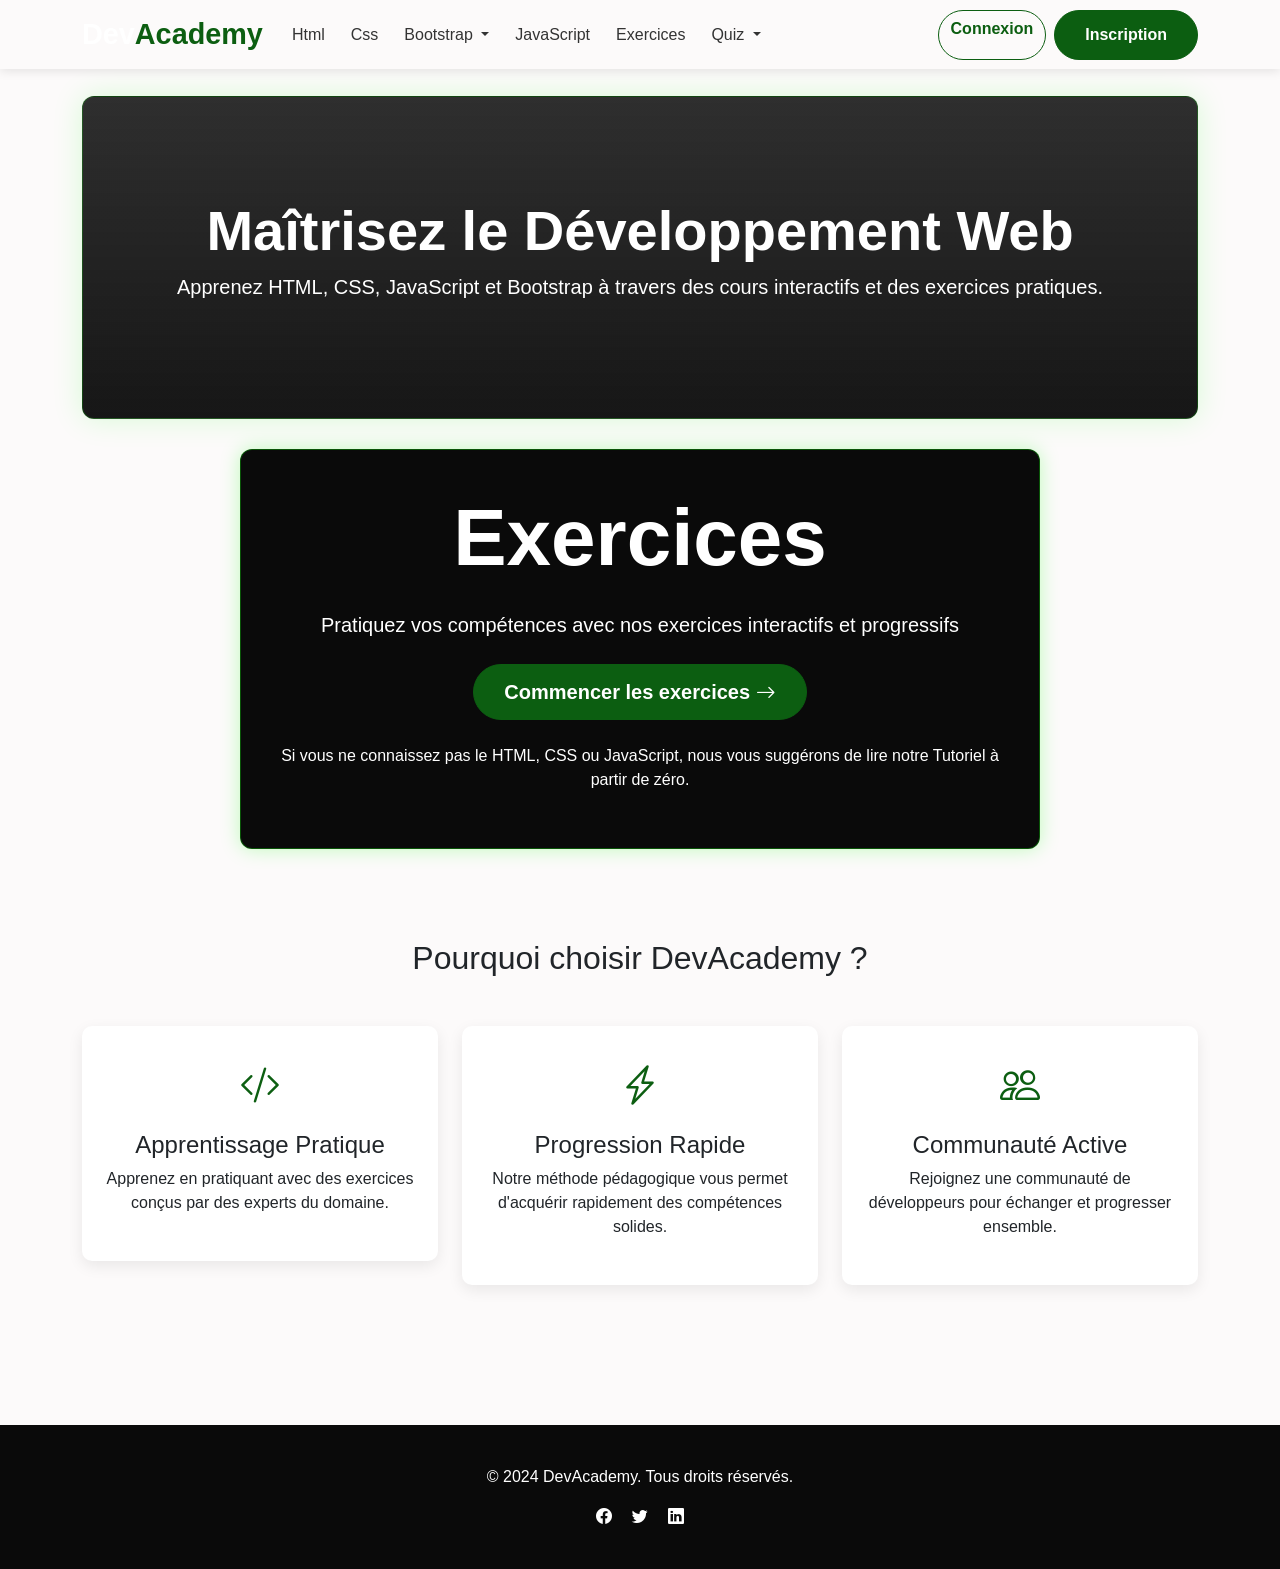
<file: courExercices.html>
<!DOCTYPE html>
<html lang="fr">

<head>
    <meta charset="UTF-8">
    <meta name="viewport" content="width=device-width, initial-scale=1.0">
    <title>DevAcademy - Plateforme d'apprentissage</title>
    <link href="https://cdn.jsdelivr.net/npm/bootstrap@5.3.0/dist/css/bootstrap.min.css" rel="stylesheet">
    <link rel="stylesheet" href="https://cdn.jsdelivr.net/npm/bootstrap-icons@1.10.0/font/bootstrap-icons.css">
    <style>
        :root {
            --primary-color: #0c5e11;
            --primary-light: #13cd13;
            --dark-bg: #0a0a0a;
            --light-bg: #fcfafa;
        }

        body {
            background: var(--light-bg);
            padding-top: 76px;
            font-family: 'Segoe UI', Tahoma, Geneva, Verdana, sans-serif;
        }

        .navbar {
            background-color: rgba(252, 250, 250, 0.95) !important;
            box-shadow: 0 2px 10px rgba(0, 0, 0, 0.1);
            transition: all 0.3s ease;
        }

        .navbar.scrolled {
            background-color: #fff !important;
            box-shadow: 0 2px 20px rgba(0, 0, 0, 0.15);
        }

        .navbar-brand {
            font-weight: 800;
            font-size: 1.8rem;
        }

        .navbar-brand span {
            color: var(--primary-color);
        }

        .navbar-nav .nav-link {
            position: relative;
            color: hsl(0, 0%, 20%) !important;
            font-weight: 500;
            transition: color 0.3s ease, background-color 0.3s ease;
            margin: 0 5px;
            border-radius: 4px;
        }

        .navbar-nav .nav-link::before {
            content: '';
            position: absolute;
            width: 0;
            height: 3px;
            bottom: 0;
            left: 50%;
            background-color: var(--primary-light);
            transition: all 0.3s ease-in-out;
            transform: translateX(-50%);
        }

        .navbar-nav .nav-link:hover::before {
            width: 100%;
        }

        .navbar-nav .nav-link:hover {
            background-color: rgba(19, 205, 19, 0.1);
            color: var(--primary-color) !important;
            font-weight: 600;
        }

        .dropdown-item:focus, 
        .dropdown-item:hover {
            background-color: rgba(19, 205, 19, 0.15);
        }

        .hero-section {
            background: linear-gradient(rgba(10, 10, 10, 0.85), rgba(10, 10, 10, 0.95)), url('https://images.unsplash.com/photo-1555066931-4365d14bab8c?ixlib=rb-4.0.3&ixid=M3wxMjA3fDB8MHxwaG90by1wYWdlfHx8fGVufDB8fHx8fA%3D%3D&auto=format&fit=crop&w=2070&q=80') center/cover no-repeat;
            color: white;
            padding: 100px 0;
            text-align: center;
            border-radius: 12px;
            margin: 20px 0;
            box-shadow: 0 0 30px rgba(10, 255, 2, 0.15);
            border: 1px solid rgba(9, 255, 0, 0.2);
        }

        .exercise-card {
            background: var(--dark-bg);
            color: white;
            border-radius: 12px;
            padding: 40px;
            text-align: center;
            box-shadow: 0 0 19px rgba(10, 255, 2, 0.25);
            border: 1px solid rgba(9, 255, 0, 0.3);
            transition: transform 0.4s ease, box-shadow 0.4s ease;
            margin: 30px auto;
            max-width: 800px;
        }

        .exercise-card:hover {
            transform: translateY(-5px);
            box-shadow: 0 0 25px rgba(10, 255, 2, 0.4);
        }

        .btn-success {
            background-color: var(--primary-color);
            border-color: var(--primary-color);
            padding: 12px 30px;
            font-weight: 600;
            border-radius: 30px;
            transition: all 0.3s ease;
        }

        .btn-success:hover {
            background-color: var(--primary-light);
            border-color: var(--primary-light);
            transform: scale(1.05);
        }

        .btn-outline-success {
            color: var(--primary-color);
            border-color: var(--primary-color);
            font-weight: 600;
            border-radius: 30px;
            transition: all 0.3s ease;
        }

        .btn-outline-success:hover {
            background-color: var(--primary-color);
            color: white;
            transform: scale(1.05);
        }

        .features-section {
            padding: 60px 0;
        }

        .feature-card {
            text-align: center;
            padding: 30px 20px;
            border-radius: 10px;
            transition: all 0.3s ease;
            margin-bottom: 20px;
            background: white;
            box-shadow: 0 5px 15px rgba(0, 0, 0, 0.08);
        }

        .feature-card:hover {
            transform: translateY(-10px);
            box-shadow: 0 15px 30px rgba(0, 0, 0, 0.12);
        }

        .feature-icon {
            font-size: 2.5rem;
            color: var(--primary-color);
            margin-bottom: 15px;
        }

        footer {
            background-color: var(--dark-bg);
            color: white;
            padding: 40px 0;
            margin-top: 60px;
        }

        @media (max-width: 768px) {
            .hero-section {
                padding: 60px 0;
            }
            
            .exercise-card {
                padding: 25px;
                margin: 20px;
            }
            
            .navbar-nav {
                text-align: center;
                padding: 10px 0;
            }
        }
    </style>
</head>

<body>
    <nav class="navbar navbar-expand-lg navbar-dark fixed-top navbar" id="navbar">
        <div class="container">
            <a class='navbar-brand' href='index.html'>
                Dev<span>Academy</span>
            </a>
            <button class="navbar-toggler" type="button" data-bs-toggle="collapse"
                data-bs-target="#navbarSupportedContent" aria-controls="navbarSupportedContent" aria-expanded="false"
                aria-label="Toggle navigation">
                <span class="navbar-toggler-icon"></span>
            </button>
            <div class="collapse navbar-collapse" id="navbarSupportedContent">
                <ul class="navbar-nav me-auto mb-2 mb-lg-0">
                    <li class="nav-item">
                        <a aria-current='page' class='nav-link active' href='courHtml.html'>Html</a>
                    </li>
                    <li class="nav-item">
                        <a class='nav-link' href='courCss.html'>Css</a>
                    </li>
                    <li class="nav-item dropdown">
                        <a aria-expanded='false' class='nav-link dropdown-toggle' data-bs-toggle='dropdown' href='#' role='button'>
                            Bootstrap
                        </a>
                        <ul class="dropdown-menu">
                            <li><a class='dropdown-item' href='courExercices.html'>Exercices</a></li>
                            <li><a class='dropdown-item' href='courBootstrap.html'>Tutoriels</a></li>
                            <li><a class='dropdown-item' href='courBootstrap.html'>Apprendre bootstrap</a></li>
                        </ul>
                    </li>
                    <li class="nav-item">
                        <a class='nav-link' href='courJavaScript.html'>JavaScript</a>
                    </li>
                    <li class="nav-item">
                        <a class='nav-link' href='courExercices.html'>Exercices</a>
                    </li>
                    <li class="nav-item dropdown">
                        <a class="nav-link dropdown-toggle" href="#" role="button" data-bs-toggle="dropdown" aria-expanded="false">
                            Quiz
                        </a>
                        <ul class="dropdown-menu">
                            <li><a class='dropdown-item' href='Quizhtml.html'>Html</a></li>
                            <li><a class='dropdown-item' href='Quizcss.html'>Css</a></li>
                            <li><a class='dropdown-item' href='Quizjs.html'>JavaScript</a></li>
                            <li><a class='dropdown-item' href='Quizbootstrap.html'>Bootstrap</a></li>
                        </ul>
                    </li>
                </ul>
                <!-- Boutons Connexion / Inscription -->
                <div class="d-flex">
                    <a href="#" class="btn btn-outline-success me-2" data-bs-toggle="modal"
                        data-bs-target="#loginModal">Connexion</a>
                    <a href="#" class="btn btn-success" data-bs-toggle="modal"
                        data-bs-target="#registerModal">Inscription</a>
                </div>
            </div>
        </div>
    </nav>

    <!-- Modal Connexion -->
    <div class="modal fade" id="loginModal" tabindex="-1" aria-labelledby="loginModalLabel"
        aria-hidden="true">
        <div class="modal-dialog">
            <div class="modal-content">
                <div class="modal-header">
                    <h5 class="modal-title" id="loginModalLabel">Connexion</h5>
                    <button type="button" class="btn-close" data-bs-dismiss="modal"
                        aria-label="Fermer"></button>
                </div>
                <form action="/login" method="POST">
                    <div class="modal-body">
                        <div class="mb-3">
                            <label for="loginEmail" class="form-label">Email</label>
                            <input type="email" class="form-control" id="loginEmail" name="email"
                                placeholder="votre@email.com" required>
                        </div>
                        <div class="mb-3">
                            <label for="loginPassword" class="form-label">Mot de passe</label>
                            <input type="password" class="form-control" id="loginPassword" name="password"
                                placeholder="Mot de passe" required>
                        </div>
                    </div>
                    <div class="modal-footer">
                        <button type="button" class="btn btn-secondary"
                            data-bs-dismiss="modal">Fermer</button>
                        <button type="submit" class="btn btn-success">Se connecter</button>
                    </div>
                </form>
            </div>
        </div>
    </div>

    <!-- Modal Inscription -->
    <div class="modal fade" id="registerModal" tabindex="-1" aria-labelledby="registerModalLabel"
        aria-hidden="true">
        <div class="modal-dialog">
            <div class="modal-content">
                <div class="modal-header">
                    <h5 class="modal-title" id="registerModalLabel">Inscription</h5>
                    <button type="button" class="btn-close" data-bs-dismiss="modal"
                        aria-label="Fermer"></button>
                </div>
                <div class="modal-body">
                    <form>
                        <div class="mb-3">
                            <label for="registerName" class="form-label">Nom</label>
                            <input type="text" class="form-control" id="registerName"
                                placeholder="Votre nom">
                        </div>
                        <div class="mb-3">
                            <label for="registerEmail" class="form-label">Email</label>
                            <input type="email" class="form-control" id="registerEmail"
                                placeholder="votre@email.com">
                        </div>
                        <div class="mb-3">
                            <label for="registerPassword" class="form-label">Mot de passe</label>
                            <input type="password" class="form-control" id="registerPassword"
                                placeholder="Mot de passe">
                        </div>
                        <button type="submit" class="btn btn-success w-100">S'inscrire</button>
                    </form>
                </div>
            </div>
        </div>
    </div>

    <div class="container">
        <div class="hero-section">
            <h1 class="display-4 fw-bold">Maîtrisez le Développement Web</h1>
            <p class="lead">Apprenez HTML, CSS, JavaScript et Bootstrap à travers des cours interactifs et des exercices pratiques.</p>
        </div>

        <div class="exercise-card">
            <h1 class="display-1 fw-bold mb-4">Exercices</h1>
            <p class="lead mb-4">Pratiquez vos compétences avec nos exercices interactifs et progressifs</p>
            <a href='Exo.html'>
                <button class="btn btn-lg btn-success">
                    Commencer les exercices <i class="bi bi-arrow-right"></i>
                </button>
            </a>
            <p class="mt-4">Si vous ne connaissez pas le HTML, CSS ou JavaScript, nous vous suggérons de lire notre Tutoriel à partir de zéro.</p>
        </div>

        <div class="features-section">
            <h2 class="text-center mb-5">Pourquoi choisir DevAcademy ?</h2>
            <div class="row">
                <div class="col-md-4">
                    <div class="feature-card">
                        <div class="feature-icon">
                            <i class="bi bi-code-slash"></i>
                        </div>
                        <h4>Apprentissage Pratique</h4>
                        <p>Apprenez en pratiquant avec des exercices conçus par des experts du domaine.</p>
                    </div>
                </div>
                <div class="col-md-4">
                    <div class="feature-card">
                        <div class="feature-icon">
                            <i class="bi bi-lightning-charge"></i>
                        </div>
                        <h4>Progression Rapide</h4>
                        <p>Notre méthode pédagogique vous permet d'acquérir rapidement des compétences solides.</p>
                    </div>
                </div>
                <div class="col-md-4">
                    <div class="feature-card">
                        <div class="feature-icon">
                            <i class="bi bi-people"></i>
                        </div>
                        <h4>Communauté Active</h4>
                        <p>Rejoignez une communauté de développeurs pour échanger et progresser ensemble.</p>
                    </div>
                </div>
            </div>
        </div>
    </div>

    <footer>
        <div class="container text-center">
            <p>&copy; 2024 DevAcademy. Tous droits réservés.</p>
            <div class="mt-3">
                <a href="#" class="text-white me-3"><i class="bi bi-facebook"></i></a>
                <a href="#" class="text-white me-3"><i class="bi bi-twitter"></i></a>
                <a href="#" class="text-white"><i class="bi bi-linkedin"></i></a>
            </div>
        </div>
    </footer>

    <script src="https://cdn.jsdelivr.net/npm/bootstrap@5.3.0/dist/js/bootstrap.bundle.min.js"></script>
    <script>
        document.addEventListener('scroll', function () {
            const navbar = document.getElementById('navbar');
            if (window.scrollY > 50) {
                navbar.classList.add('scrolled');
            } else {
                navbar.classList.remove('scrolled');
            }
        });
    </script>
</body>

</html>
</file>
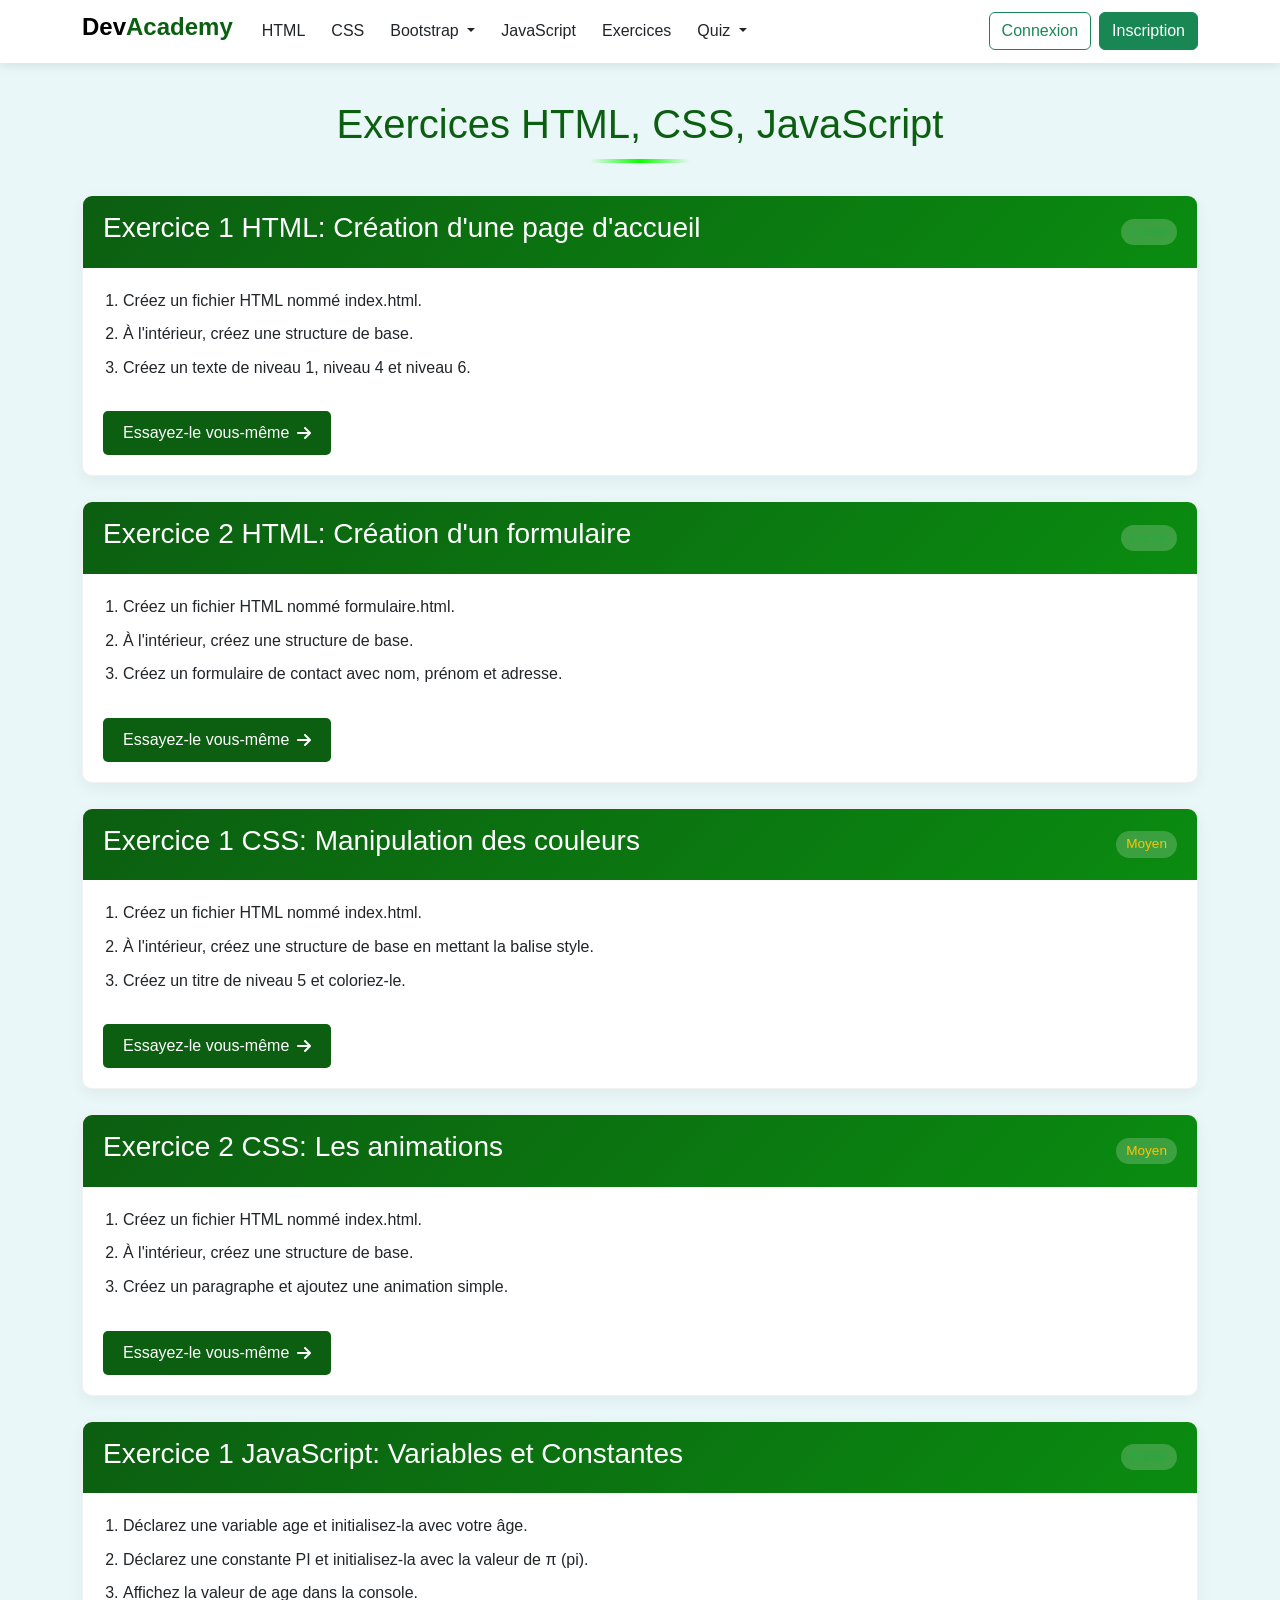
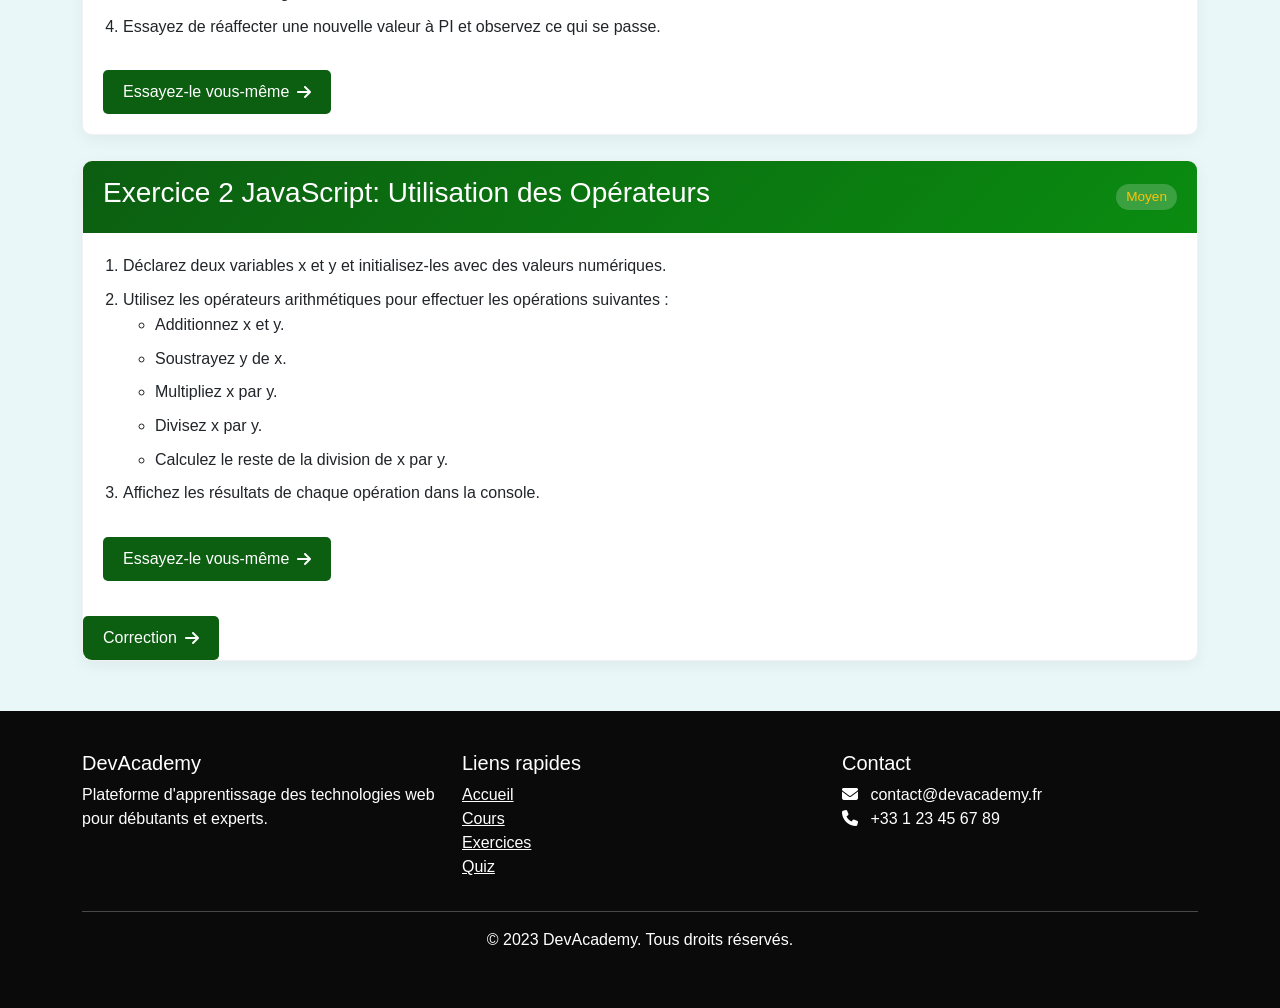
<file: Exo.html>
<!DOCTYPE html>
<html lang="fr">

<head>
    <meta charset="UTF-8">
    <meta name="viewport" content="width=device-width, initial-scale=1.0">
    <title>Exercices - DevAcademy</title>
    <link href="https://cdn.jsdelivr.net/npm/bootstrap@5.3.0/dist/css/bootstrap.min.css" rel="stylesheet">
    <link rel="stylesheet" href="https://cdnjs.cloudflare.com/ajax/libs/font-awesome/6.4.0/css/all.min.css">
    <style>
        :root {
            --primary-color: #0c5e11;
            --secondary-color: #09ff00;
            --accent-color: #1faf1a;
            --dark-bg: #0a0a0a;
            --light-bg: #eaf7f8;
            --text-dark: #212529;
        }

        body {
            background: var(--light-bg);
            color: var(--text-dark);
            padding-top: 100px;
            font-family: 'Segoe UI', Tahoma, Geneva, Verdana, sans-serif;
        }

        .navbar {
            box-shadow: 0 2px 10px rgba(0, 0, 0, 0.1);
            background-color: white !important;
        }

        .navbar-brand span {
            color: var(--primary-color);
            font-weight: 700;
        }

        .navbar-nav .nav-link {
            position: relative;
            color: var(--text-dark) !important;
            font-weight: 500;
            transition: color 0.3s ease;
            margin: 0 5px;
            border-radius: 4px;
        }

        .navbar-nav .nav-link::before {
            content: '';
            position: absolute;
            width: 0;
            height: 3px;
            bottom: 0;
            left: 50%;
            background-color: var(--accent-color);
            transition: all 0.3s ease-in-out;
            transform: translateX(-50%);
        }

        .navbar-nav .nav-link:hover::before {
            width: 100%;
        }

        .navbar-nav .nav-link:hover {
            background-color: rgba(19, 205, 19, 0.1);
            color: var(--primary-color) !important;
        }

        .page-title {
            font-size: 2.5rem;
            color: var(--primary-color);
            margin-bottom: 2rem;
            text-align: center;
            position: relative;
            padding-bottom: 15px;
        }

        .page-title::after {
            content: '';
            position: absolute;
            bottom: 0;
            left: 50%;
            transform: translateX(-50%);
            width: 100px;
            height: 4px;
            background: linear-gradient(90deg, transparent, var(--secondary-color), transparent);
            border-radius: 2px;
        }

        .exercise-card {
            background: white;
            border-radius: 10px;
            box-shadow: 0 5px 15px rgba(0, 0, 0, 0.05);
            margin-bottom: 25px;
            transition: transform 0.3s ease, box-shadow 0.3s ease;
            border: 1px solid rgba(0, 0, 0, 0.05);
            overflow: hidden;
        }

        .exercise-card:hover {
            transform: translateY(-5px);
            box-shadow: 0 10px 25px rgba(0, 0, 0, 0.1);
        }

        .exercise-header {
            background: linear-gradient(135deg, var(--primary-color), #0a8c10);
            color: white;
            padding: 15px 20px;
            display: flex;
            justify-content: space-between;
            align-items: center;
        }

        .exercise-body {
            padding: 20px;
        }

        .exercise-body ol {
            padding-left: 20px;
        }

        .exercise-body li {
            margin-bottom: 8px;
            line-height: 1.6;
        }

        .try-button {
            background: var(--primary-color);
            color: white;
            border: none;
            padding: 10px 20px;
            border-radius: 5px;
            font-weight: 500;
            transition: all 0.3s ease;
            display: inline-flex;
            align-items: center;
            margin-top: 15px;
        }

        .try-button:hover {
            background: #08420c;
            transform: translateY(-2px);
            box-shadow: 0 5px 15px rgba(10, 95, 13, 0.2);
        }

        .try-button i {
            margin-left: 8px;
            transition: transform 0.3s ease;
        }

        .try-button:hover i {
            transform: translateX(4px);
        }

        .exercise-tag {
            background: rgba(255, 255, 255, 0.2);
            padding: 3px 10px;
            border-radius: 20px;
            font-size: 0.85rem;
        }

        .difficulty-easy {
            color: #28a745;
        }

        .difficulty-medium {
            color: #ffc107;
        }

        .footer {
            background: var(--dark-bg);
            color: white;
            padding: 40px 0;
            margin-top: 50px;
        }

        @media (max-width: 768px) {
            body {
                padding: 90px 20px 20px;
            }

            .page-title {
                font-size: 2rem;
            }

            .exercise-header {
                flex-direction: column;
                align-items: flex-start;
            }

            .exercise-tag {
                margin-top: 10px;
            }
        }

        .back-to-top {
            position: fixed;
            bottom: 30px;
            right: 30px;
            background: var(--primary-color);
            color: white;
            width: 50px;
            height: 50px;
            border-radius: 50%;
            display: flex;
            align-items: center;
            justify-content: center;
            text-decoration: none;
            box-shadow: 0 2px 10px rgba(0, 0, 0, 0.2);
            opacity: 0;
            transition: all 0.3s ease;
            z-index: 1000;
        }

        .back-to-top.show {
            opacity: 1;
        }

        .back-to-top:hover {
            background: #08420c;
            transform: translateY(-3px);
        }
    </style>
</head>

<body>
    <!-- Navigation -->
    <nav class="navbar navbar-expand-lg navbar-light bg-light fixed-top">
        <div class="container">
            <a class="navbar-brand" href="index.html">
                <h4 style="font-weight: bold;">Dev<span>Academy</span></h4>
            </a>
            <button class="navbar-toggler" type="button" data-bs-toggle="collapse" data-bs-target="#navbarContent"
                aria-controls="navbarContent" aria-expanded="false" aria-label="Toggle navigation">
                <span class="navbar-toggler-icon"></span>
            </button>
            <div class="collapse navbar-collapse" id="navbarContent">
                <ul class="navbar-nav me-auto mb-2 mb-lg-0">
                    <li class="nav-item">
                        <a class="nav-link" href="courHtml.html">HTML</a>
                    </li>
                    <li class="nav-item">
                        <a class="nav-link" href="courCss.html">CSS</a>
                    </li>
                    <li class="nav-item dropdown">
                        <a class="nav-link dropdown-toggle" href="#" role="button" data-bs-toggle="dropdown"
                            aria-expanded="false">
                            Bootstrap
                        </a>
                        <ul class="dropdown-menu">
                            <li><a class="dropdown-item" href="courExercices.html">Exercices</a></li>
                            <li><a class="dropdown-item" href="courBootstrap.html">Tutoriels</a></li>
                            <li><a class="dropdown-item" href="courBootstrap.html">Apprendre Bootstrap</a></li>
                        </ul>
                    </li>
                    <li class="nav-item">
                        <a class="nav-link" href="courJavaScript.html">JavaScript</a>
                    </li>
                    <li class="nav-item">
                        <a class="nav-link active" href="courExercices.html">Exercices</a>
                    </li>
                    <li class="nav-item dropdown">
                        <a class="nav-link dropdown-toggle" href="#" role="button" data-bs-toggle="dropdown"
                            aria-expanded="false">
                            Quiz
                        </a>
                        <ul class="dropdown-menu">
                            <li><a class="dropdown-item" href="Quizhtml.html">HTML</a></li>
                            <li><a class="dropdown-item" href="Quizcss.html">CSS</a></li>
                            <li><a class="dropdown-item" href="Quizjs.html">JavaScript</a></li>
                            <li><a class="dropdown-item" href="Quizbootstrap.html">Bootstrap</a></li>
                        </ul>
                    </li>
                </ul>
                <div class="d-flex">
                    <a href="#" class="btn btn-outline-success me-2" data-bs-toggle="modal"
                        data-bs-target="#loginModal">Connexion</a>
                    <a href="#" class="btn btn-success" data-bs-toggle="modal"
                        data-bs-target="#registerModal">Inscription</a>
                </div>
            </div>
        </div>
    </nav>

    <!-- Modals (connexion/inscription) -->
    <div class="modal fade" id="loginModal" tabindex="-1" aria-labelledby="loginModalLabel" aria-hidden="true">
        <div class="modal-dialog">
            <div class="modal-content">
                <div class="modal-header">
                    <h5 class="modal-title" id="loginModalLabel">Connexion</h5>
                    <button type="button" class="btn-close" data-bs-dismiss="modal" aria-label="Close"></button>
                </div>
                <form>
                    <div class="modal-body">
                        <div class="mb-3">
                            <label for="loginEmail" class="form-label">Email</label>
                            <input type="email" class="form-control" id="loginEmail" placeholder="votre@email.com"
                                required>
                        </div>
                        <div class="mb-3">
                            <label for="loginPassword" class="form-label">Mot de passe</label>
                            <input type="password" class="form-control" id="loginPassword" placeholder="Mot de passe"
                                required>
                        </div>
                    </div>
                    <div class="modal-footer">
                        <button type="button" class="btn btn-secondary" data-bs-dismiss="modal">Fermer</button>
                        <button type="submit" class="btn btn-success">Se connecter</button>
                    </div>
                </form>
            </div>
        </div>
    </div>

    <div class="modal fade" id="registerModal" tabindex="-1" aria-labelledby="registerModalLabel" aria-hidden="true">
        <div class="modal-dialog">
            <div class="modal-content">
                <div class="modal-header">
                    <h5 class="modal-title" id="registerModalLabel">Inscription</h5>
                    <button type="button" class="btn-close" data-bs-dismiss="modal" aria-label="Close"></button>
                </div>
                <form>
                    <div class="modal-body">
                        <div class="mb-3">
                            <label for="registerName" class="form-label">Nom complet</label>
                            <input type="text" class="form-control" id="registerName" placeholder="Votre nom" required>
                        </div>
                        <div class="mb-3">
                            <label for="registerEmail" class="form-label">Email</label>
                            <input type="email" class="form-control" id="registerEmail" placeholder="votre@email.com"
                                required>
                        </div>
                        <div class="mb-3">
                            <label for="registerPassword" class="form-label">Mot de passe</label>
                            <input type="password" class="form-control" id="registerPassword"
                                placeholder="Créez un mot de passe" required>
                        </div>
                    </div>
                    <div class="modal-footer">
                        <button type="button" class="btn btn-secondary" data-bs-dismiss="modal">Fermer</button>
                        <button type="submit" class="btn btn-success">S'inscrire</button>
                    </div>
                </form>
            </div>
        </div>
    </div>

    <!-- Contenu principal -->
    <div class="container">
        <h1 class="page-title">Exercices HTML, CSS, JavaScript</h1>

        <div class="exercise-card">
            <div class="exercise-header">
                <h3>Exercice 1 HTML: Création d'une page d'accueil</h3>
                <span class="exercise-tag difficulty-easy">Facile</span>
            </div>
            <div class="exercise-body">
                <ol>
                    <li>Créez un fichier HTML nommé index.html.</li>
                    <li>À l'intérieur, créez une structure de base.</li>
                    <li>Créez un texte de niveau 1, niveau 4 et niveau 6.</li>
                </ol>
                <button class="try-button">Essayez-le vous-même <i class="fas fa-arrow-right"></i></button>
            </div>
        </div>

        <div class="exercise-card">
            <div class="exercise-header">
                <h3>Exercice 2 HTML: Création d'un formulaire</h3>
                <span class="exercise-tag difficulty-easy">Facile</span>
            </div>
            <div class="exercise-body">
                <ol>
                    <li>Créez un fichier HTML nommé formulaire.html.</li>
                    <li>À l'intérieur, créez une structure de base.</li>
                    <li>Créez un formulaire de contact avec nom, prénom et adresse.</li>
                </ol>
                <button class="try-button">Essayez-le vous-même <i class="fas fa-arrow-right"></i></button>
            </div>
        </div>

        <div class="exercise-card">
            <div class="exercise-header">
                <h3>Exercice 1 CSS: Manipulation des couleurs</h3>
                <span class="exercise-tag difficulty-medium">Moyen</span>
            </div>
            <div class="exercise-body">
                <ol>
                    <li>Créez un fichier HTML nommé index.html.</li>
                    <li>À l'intérieur, créez une structure de base en mettant la balise style.</li>
                    <li>Créez un titre de niveau 5 et coloriez-le.</li>
                </ol>
                <button class="try-button">Essayez-le vous-même <i class="fas fa-arrow-right"></i></button>
            </div>
        </div>

        <div class="exercise-card">
            <div class="exercise-header">
                <h3>Exercice 2 CSS: Les animations</h3>
                <span class="exercise-tag difficulty-medium">Moyen</span>
            </div>
            <div class="exercise-body">
                <ol>
                    <li>Créez un fichier HTML nommé index.html.</li>
                    <li>À l'intérieur, créez une structure de base.</li>
                    <li>Créez un paragraphe et ajoutez une animation simple.</li>
                </ol>
                <button class="try-button">Essayez-le vous-même <i class="fas fa-arrow-right"></i></button>
            </div>
        </div>

        <div class="exercise-card">
            <div class="exercise-header">
                <h3>Exercice 1 JavaScript: Variables et Constantes</h3>
                <span class="exercise-tag difficulty-easy">Facile</span>
            </div>
            <div class="exercise-body">
                <ol>
                    <li>Déclarez une variable age et initialisez-la avec votre âge.</li>
                    <li>Déclarez une constante PI et initialisez-la avec la valeur de π (pi).</li>
                    <li>Affichez la valeur de age dans la console.</li>
                    <li>Essayez de réaffecter une nouvelle valeur à PI et observez ce qui se passe.</li>
                </ol>
                <button class="try-button">Essayez-le vous-même <i class="fas fa-arrow-right"></i></button>
            </div>
        </div>

        <div class="exercise-card">
            <div class="exercise-header">
                <h3>Exercice 2 JavaScript: Utilisation des Opérateurs</h3>
                <span class="exercise-tag difficulty-medium">Moyen</span>
            </div>
            <div class="exercise-body">
                <ol>
                    <li>Déclarez deux variables x et y et initialisez-les avec des valeurs numériques.</li>
                    <li>Utilisez les opérateurs arithmétiques pour effectuer les opérations suivantes :
                        <ul>
                            <li>Additionnez x et y.</li>
                            <li>Soustrayez y de x.</li>
                            <li>Multipliez x par y.</li>
                            <li>Divisez x par y.</li>
                            <li>Calculez le reste de la division de x par y.</li>
                        </ul>
                    </li>
                    <li>Affichez les résultats de chaque opération dans la console.</li>
                </ol>
                <button class="try-button">Essayez-le vous-même <i class="fas fa-arrow-right"></i></button>
            </div>

            <div>
                <a href="corect.html"> <button class="try-button">Correction<i class="fas fa-arrow-right"></i></button>
                </a>

            </div>
        </div>
    </div>


    <!-- Footer -->
    <footer class="footer">
        <div class="container">
            <div class="row">
                <div class="col-md-4">
                    <h5>DevAcademy</h5>
                    <p>Plateforme d'apprentissage des technologies web pour débutants et experts.</p>
                </div>
                <div class="col-md-4">
                    <h5>Liens rapides</h5>
                    <ul class="list-unstyled">
                        <li><a href="#" class="text-white">Accueil</a></li>
                        <li><a href="#" class="text-white">Cours</a></li>
                        <li><a href="#" class="text-white">Exercices</a></li>
                        <li><a href="#" class="text-white">Quiz</a></li>
                    </ul>
                </div>
                <div class="col-md-4">
                    <h5>Contact</h5>
                    <ul class="list-unstyled">
                        <li><i class="fas fa-envelope me-2"></i> contact@devacademy.fr</li>
                        <li><i class="fas fa-phone me-2"></i> +33 1 23 45 67 89</li>
                    </ul>
                </div>
            </div>
            <hr class="bg-light">
            <div class="text-center">
                <p>&copy; 2023 DevAcademy. Tous droits réservés.</p>
            </div>
        </div>
    </footer>

    <a href="#" class="back-to-top"><i class="fas fa-arrow-up"></i></a>

    <script src="https://cdn.jsdelivr.net/npm/bootstrap@5.3.0/dist/js/bootstrap.bundle.min.js"></script>
    <script>
        // Script pour le bouton back-to-top
        const backToTopButton = document.querySelector('.back-to-top');

        window.addEventListener('scroll', () => {
            if (window.pageYOffset > 300) {
                backToTopButton.classList.add('show');
            } else {
                backToTopButton.classList.remove('show');
            }
        });

        backToTopButton.addEventListener('click', (e) => {
            e.preventDefault();
            window.scrollTo({ top: 0, behavior: 'smooth' });
        });

        // Animation des cartes d'exercice au défilement
        const observerOptions = {
            threshold: 0.1,
            rootMargin: '0px 0px -50px 0px'
        };

        const observer = new IntersectionObserver((entries) => {
            entries.forEach(entry => {
                if (entry.isIntersecting) {
                    entry.target.style.opacity = 1;
                    entry.target.style.transform = 'translateY(0)';
                }
            });
        }, observerOptions);

        document.querySelectorAll('.exercise-card').forEach(card => {
            card.style.opacity = 0;
            card.style.transform = 'translateY(20px)';
            card.style.transition = 'opacity 0.5s ease, transform 0.5s ease';
            observer.observe(card);
        });
    </script>
</body>

</html>
</file>
